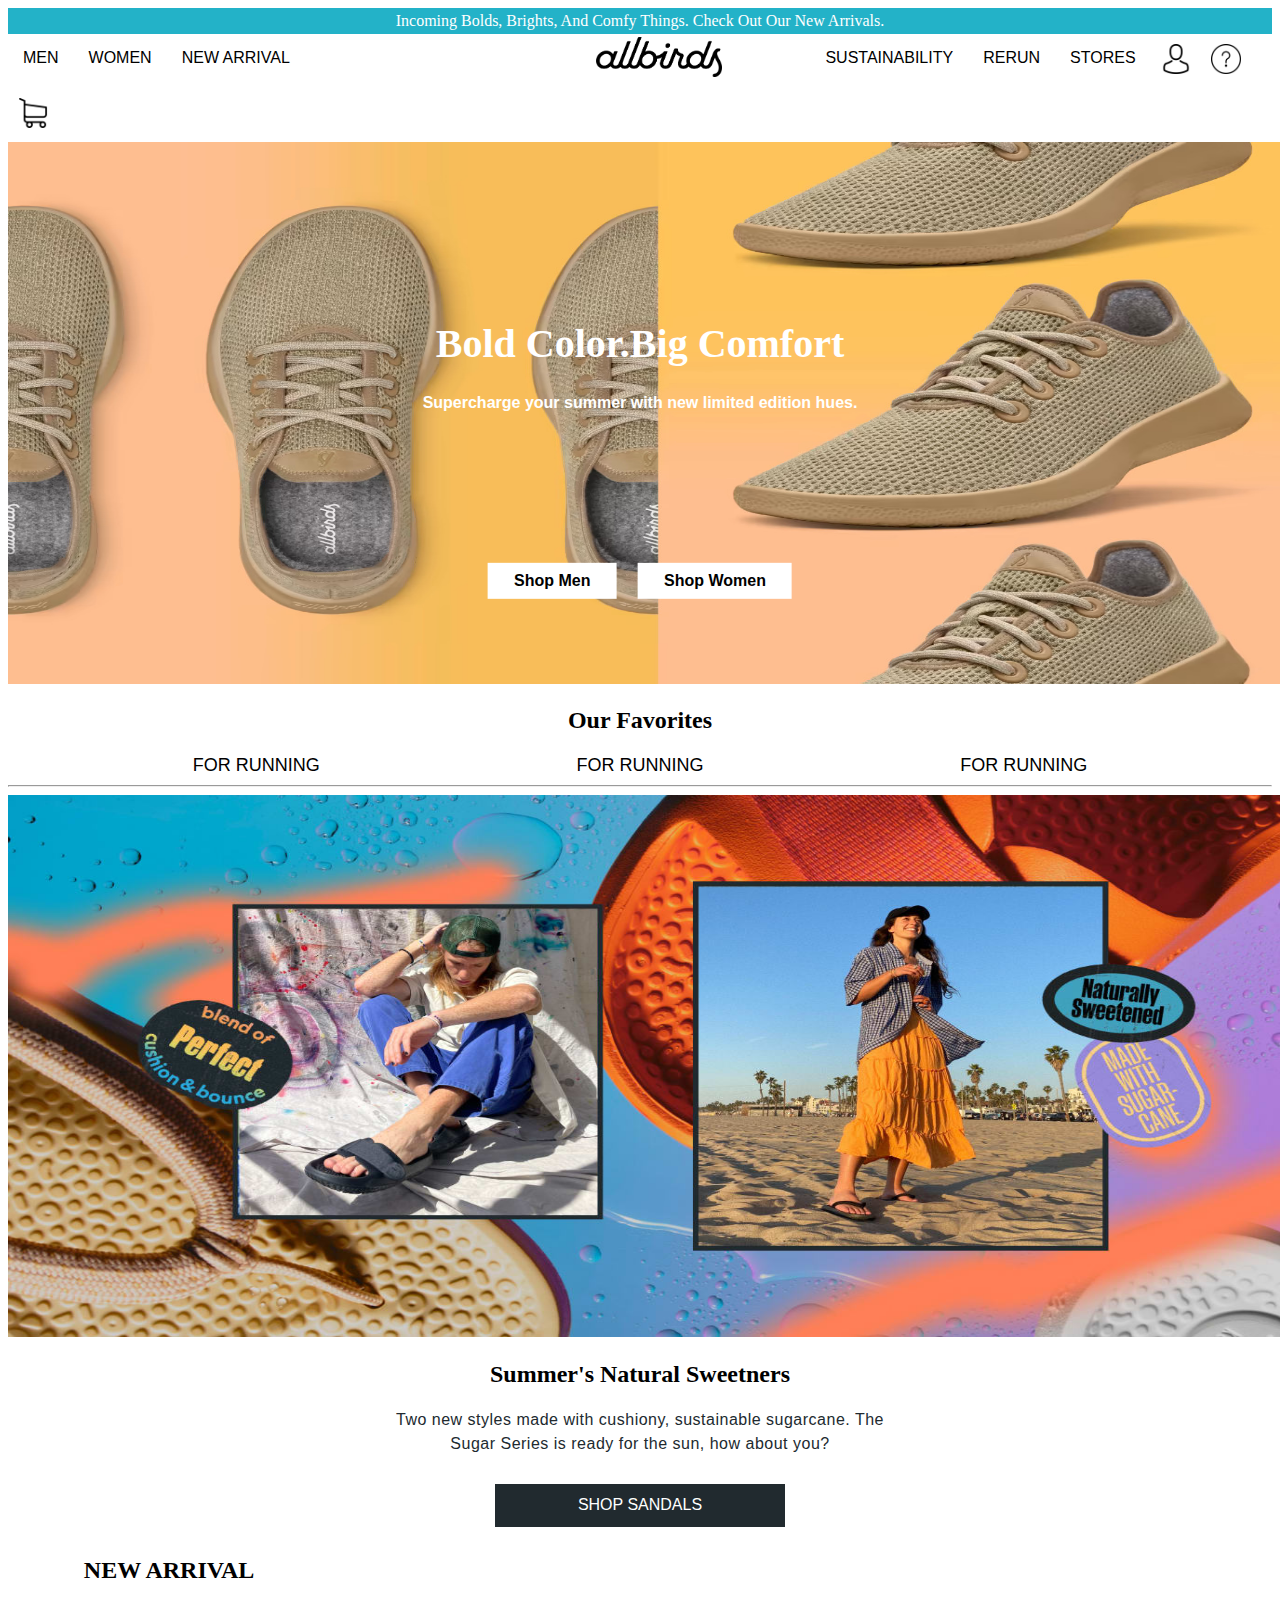
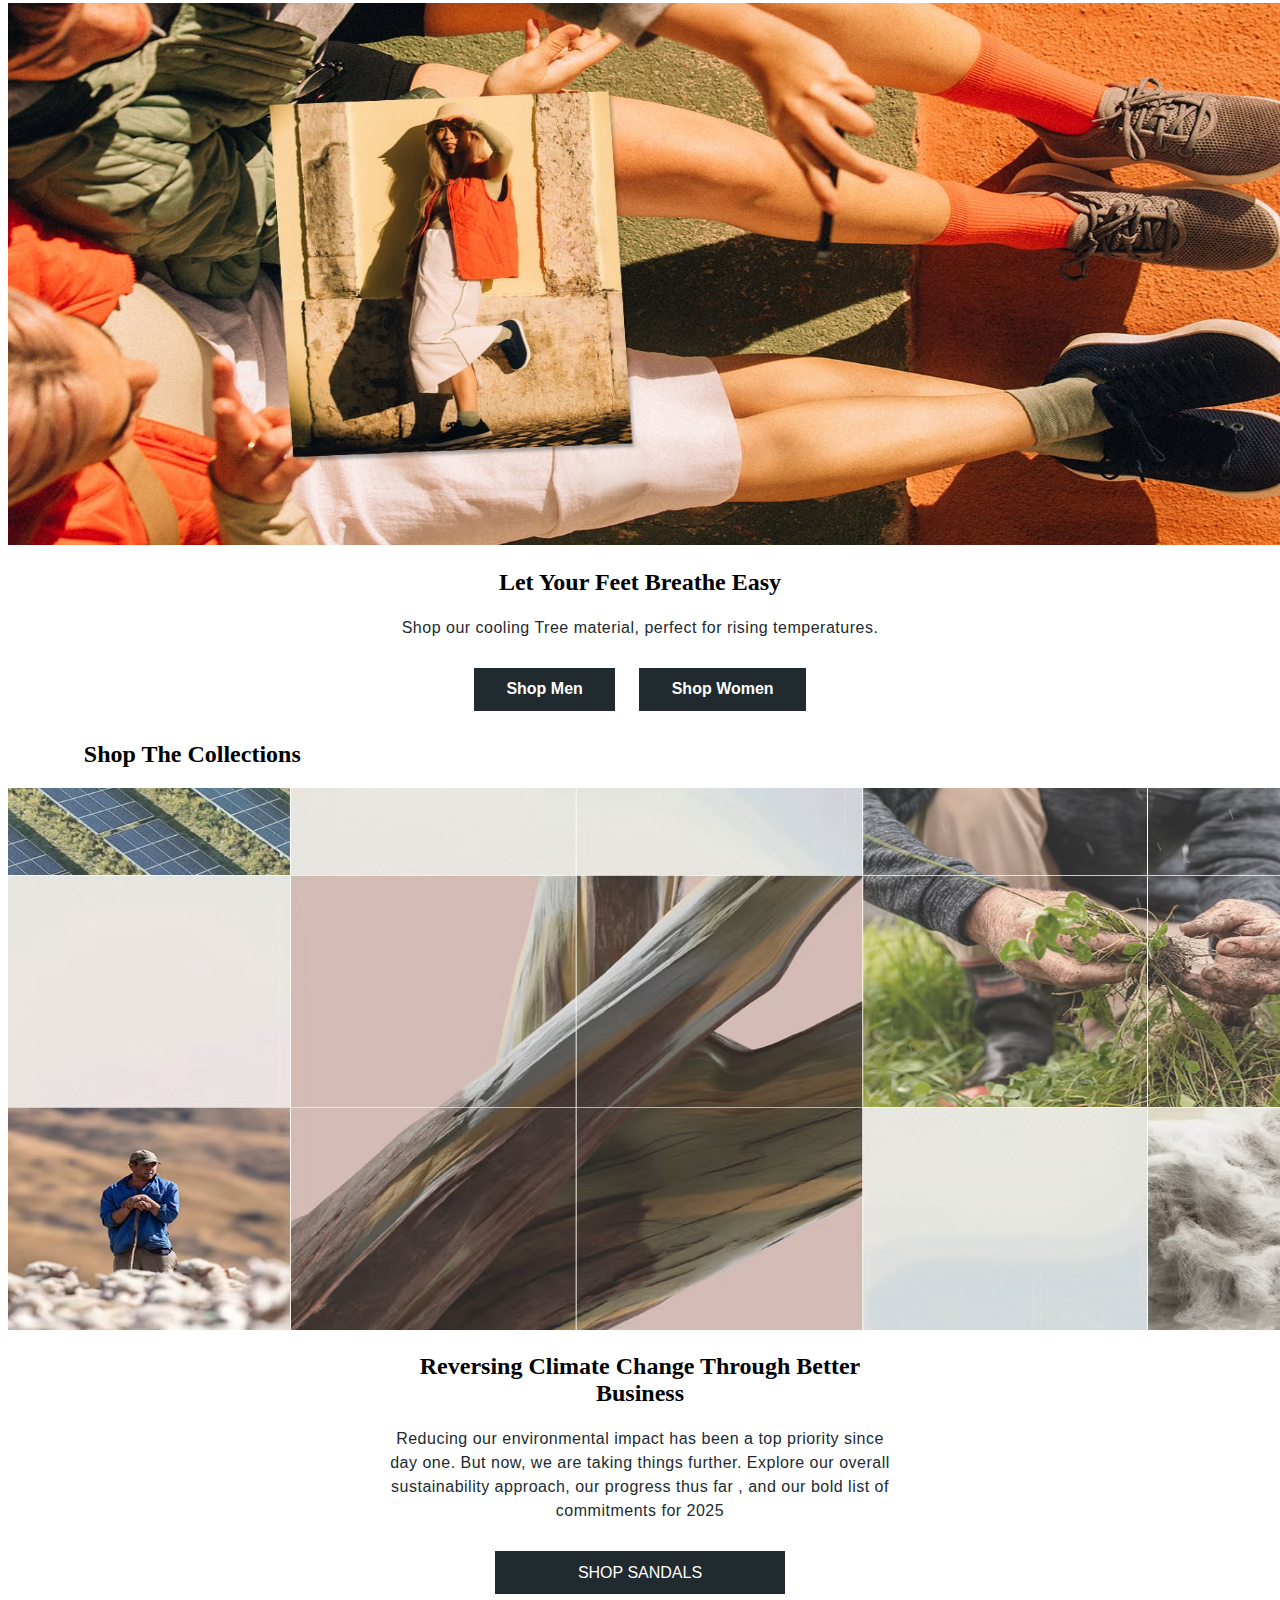
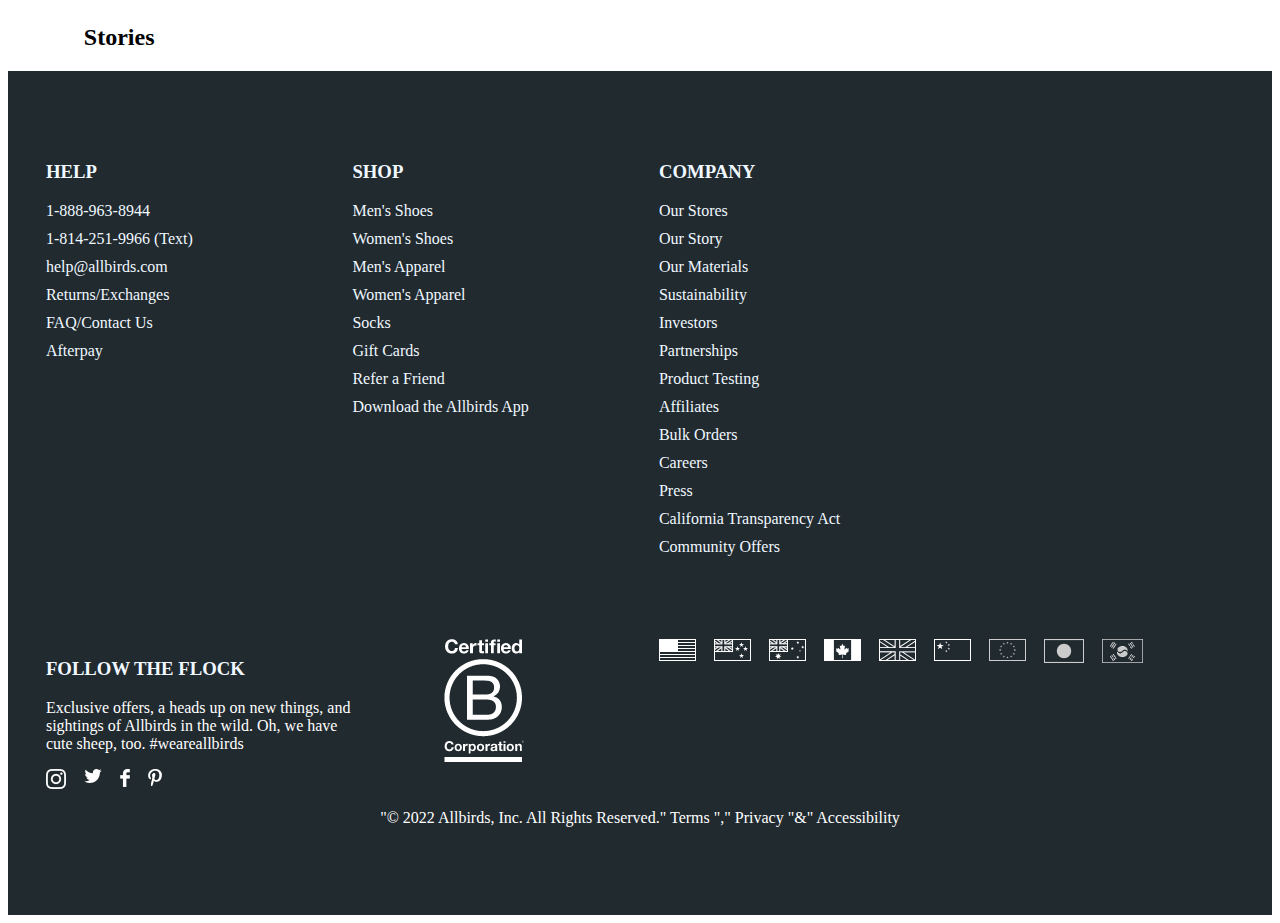
<file: project1/index.html>
<!DOCTYPE html>
<html lang="en">

<head>
    <meta charset="UTF-8">
    <meta http-equiv="X-UA-Compatible" content="IE=edge">
    <meta name="viewport" content="width=device-width, initial-scale=1.0">
    <title>Sustainable Shoes & Clothes</title>
    <link rel="icon" type="image/x-icon" href="logos/s.png">
    <style>
        .p {
            font-weight: 400;
            color: rgb(33, 42, 47);
            line-height: 1.5;
            font-size: 16px;
            letter-spacing: 0.5px;
            margin: 0px 0px 18px;
            padding: 0px;
            text-align: center;
            font-family: Arial, Helvetica, sans-serif;
        }

        h1 {
            font-size: 40px;
            color: white;
            text-align: center;
        }

        h4 {
            color: white;
            text-align: center;
            font-family: Arial, Helvetica, sans-serif;
        }

        ul {
            list-style-type: none;
            margin: 0%;
            padding: 0%;
            overflow: hidden;
            background-color: rgb(255, 255, 255);
        }

        li {
            float: left;

        }

        li:hover {
            text-decoration: underline;
            text-decoration-color: black;
        }

        li a {
            display: block;
            text-decoration: none;
            font-family: Arial, Helvetica, sans-serif;
            color: black;
            text-align: center;
            padding: 15px;
        }

        .container {
            position: relative;
            text-align: center;
            color: white;

        }

        .he {
            position: relative;
            top: 0%;
            background-color: #23b2c8;
            color: white;
            text-align: center;
            padding: 0.3%;
        }

        .fixed {
            position: fixed;
            width: 100%;
            top: 10;
            left: 0;
        }

        .container1 {
            position: inherit;
            text-align: center;
            color: white;
        }

        .centered {
            position: absolute;
            top: 50%;
            left: 50%;
            transform: translate(-50%, -50%);
        }

        .btn {
            font-family: Arial, Helvetica, sans-serif;
            background-color: white;
            border: none;
            font-size: 16px;
            padding: 2%;
            padding-left: 6%;
            padding-right: 6%;
            margin: 2%;
            margin-top: 30%;
        }

        .btn:hover {
            color: white;
            background-color: black;
            text-decoration: underline;
        }

        .of {
            text-align: center;
            float: inherit;
        }

        .of1 {
            padding-left: 10%;
            padding-right: 10%;
            font-family: Arial, Helvetica, sans-serif;
            background-color: white;
            border: none;
            font-size: large;

        }

        .of1:hover {
            text-decoration: underline;
        }

        .op {
            text-align: center;
            margin-left: 30%;
            margin-right: 30%;
        }

        .op1 {
            font-family: Arial, Helvetica, sans-serif;
            background-color: rgb(33, 42, 47);
            border: 2px solid rgb(33, 42, 47);
            color: white;
            font-size: 16px;
            padding: 2%;
            padding-left: 16%;
            padding-right: 16%;
            margin: 2%;

        }

        .op1:hover {
            color: rgb(0, 0, 0);
            background-color: rgb(255, 255, 255);
            border-radius: 1%;
        }

        .btn1 {
            font-family: Arial, Helvetica, sans-serif;
            background-color: rgb(33, 42, 47);
            border: 2px solid rgb(33, 42, 47);
            font-size: 16px;
            padding: 2%;
            padding-left: 6%;
            padding-right: 6%;
            margin: 2%;

            color: white;
        }

        .btn1:hover {
            color: rgb(34, 26, 26);
            background-color: rgb(255, 255, 255);
            border-radius: 1%;
        }

        .Footer {
            background-color: #212a2f;
            padding: 72px 0;
            position: relative;
            z-index: 51;
            width: 100%;
        }

        .fl1 {
            background-color: #212a2f;
            margin-bottom: 10px;
            float: none;
            list-style-type: none;
            position: relative;
            text-align: left;
            color: aliceblue;
        }

        h3 {
            color: aliceblue;
        }

        .Grid {
            display: flex;
            flex-flow: row wrap;
            padding-left: 3%;
        }

        .g1 {
            width: 25%;
        }

        .gridcell {
            display: flex;
            flex-flow: row wrap;
            padding-left: 3%;
            padding-top: 5%;
        }

        .gc1 {
            width: 25%;
            color: white;
        }

        .gc2 {
            width: 50%;
            color: white;
        }

        .ul2 {
            background-color: #212a2f;
        }

        .li2 {
            margin-right: 18px;
        }

        .f2 {
            text-align: center;
            color: white;
        }
    </style>
</head>

<body>
    <div class="he">Incoming Bolds, Brights, And Comfy Things. Check Out Our New Arrivals.</div>

    <div class="container">
        <ul>
            <li><a href="#Men">MEN</a></li>
            <li><a href="#Women">WOMEN</a></li>
            <li><a href="#New_Arrival">NEW ARRIVAL</a></li>
            <li style="width: 30%; padding-left:10%;">
                <img src="logos/allbirds.png" style="height:40px;padding-left: 20%;padding-top: 1%;" alt="allbirds">
            </li>
            <li><a href="#Sustainability">SUSTAINABILITY</a></li>
            <li><a href="#Rerun">RERUN</a></li>
            <li><a href="#Stores">STORES</a></li>
            <li><img src="logos/avatar.png" style="height:30px;padding:10px;" alt="A"></li>
            <li><img src="logos/help.png" style="height:30px;padding:10px;" alt="?"></li>
            <li><img src="logos/shopping-cart.png" style="height:30px;padding:10px;" alt="+"></li>
        </ul>
    </div>
    <div class="container1">
        <img src="images/1.jpg" width="1340" height="542" alt="cant load">
        <div class="centered">
            <h1>Bold Color.Big Comfort</h1>
            <h4>Supercharge your summer with new limited edition hues.</h4>
            <button class="btn"><b>Shop Men</b></button>
            <button class="btn"><b>Shop Women</b></button>
        </div>
    </div>
    <div class="of">
        <h2>Our Favorites</h2>
        <button class="of1">FOR RUNNING</button>
        <button class="of1">FOR RUNNING</button>
        <button class="of1">FOR RUNNING</button>
        <hr>
    </div>
    <div>
        <img src="images/3.jpg" width="1340" height="542" alt="cant load">
    </div>
    <div class="op">
        <h2>Summer's Natural Sweetners</h2>
        <p class="p">Two new styles made with cushiony, sustainable sugarcane. The Sugar Series
            is ready for the sun, how about you?</p>
        <button class="op1">SHOP SANDALS</button>
    </div>
    <div>
        <h2 style="padding-left: 6%;">NEW ARRIVAL</h2>
    </div>
    <div>
        <img src="images/4.jpg" width="1340" height="542" alt="cant load">
    </div>
    <div class="op">
        <h2>Let Your Feet Breathe Easy</h2>
        <p class="p">Shop our cooling Tree material, perfect for rising temperatures.</p>
        <button class="btn1"><b>Shop Men</b></button>
        <button class="btn1"><b>Shop Women</b></button>
    </div>
    <div>
        <h2 style="padding-left: 6%;">Shop The Collections</h2>
    </div>
    <div>
        <img src="images/5.jpg" width="1340" height="542" alt="cant load">
    </div>
    <div class="op">
        <h2>Reversing Climate Change Through Better Business</h2>
        <p class="p">Reducing our environmental impact has been a top priority since day one. But now,
            we are taking things further. Explore our overall sustainability approach, our progress thus far
            , and our bold list of commitments for 2025</p>
        <button class="op1">SHOP SANDALS</button>
    </div>
    <div>
        <h2 style="padding-left: 6%;">Stories</h2>
    </div>
    <div class="Footer">
        <div class="Grid">
            <div class="g1">
                <h3>HELP</h3>
                <ul class="fl1">
                    <li class="fl1">1-888-963-8944</li>
                    <li class="fl1">1-814-251-9966 (Text)</li>
                    <li class="fl1">help@allbirds.com</li>
                    <li class="fl1">Returns/Exchanges</li>
                    <li class="fl1">FAQ/Contact Us</li>
                    <li class="fl1">Afterpay</li>
                </ul>
            </div>
            <div class="g1">
                <h3>SHOP</h3>
                <ul class="fl1">
                    <li class="fl1">Men's Shoes</li>
                    <li class="fl1">Women's Shoes</li>
                    <li class="fl1">Men's Apparel</li>
                    <li class="fl1">Women's Apparel</li>
                    <li class="fl1">Socks</li>
                    <li class="fl1">Gift Cards</li>
                    <li class="fl1">Refer a Friend</li>
                    <li class="fl1">Download the Allbirds App</li>
                </ul>
            </div>
            <div class="g1">
                <h3>COMPANY</h3>
                <ul class="fl1">
                    <li class="fl1">Our Stores</li>
                    <li class="fl1">Our Story</li>
                    <li class="fl1">Our Materials</li>
                    <li class="fl1">Sustainability</li>
                    <li class="fl1">Investors</li>
                    <li class="fl1">Partnerships</li>
                    <li class="fl1">Product Testing</li>
                    <li class="fl1">Affiliates</li>
                    <li class="fl1">Bulk Orders</li>
                    <li class="fl1">Careers</li>
                    <li class="fl1">Press</li>
                    <li class="fl1">California Transparency Act</li>
                    <li class="fl1">Community Offers</li>
                </ul>
            </div>
        </div>
        <div class="gridcell">
            <div class="gc1">
                <h3>FOLLOW THE FLOCK</h3>
                <p>Exclusive offers, a heads up on new things, and sightings of Allbirds in the wild. Oh, we have cute
                    sheep, too. #weareallbirds</p>
                <ul class="ul2">
                    <li class="li2"><img src="logos/insta.png" alt="icon"></li>
                    <li class="li2"><img src="logos/twt.png" alt="icon"></li>
                    <li class="li2"><img src="logos/fb.png" alt="icon"></li>
                    <li class="li2"><img src="logos/pint.png" alt="icon"></li>
                </ul>
            </div>
            <div class="gc1">
                <img src="logos/certified.png" alt="ic" style="padding-left: 30%;">
            </div>
            <div class="gc2">
                <ul class="ul2">
                    <li class="li2"><img src="logos/f1.png" alt="icon"></li>
                    <li class="li2"><img src="logos/f2.png" alt="icon"></li>
                    <li class="li2"><img src="logos/f3.png" alt="icon"></li>
                    <li class="li2"><img src="logos/f4.png" alt="icon"></li>
                    <li class="li2"><img src="logos/f5.png" alt="icon"></li>
                    <li class="li2"><img src="logos/f6.png" alt="icon"></li>
                    <li class="li2"><img src="logos/f7.png" alt="icon"></li>
                    <li class="li2"><img src="logos/f8.png" alt="icon" height="24"></li>
                    <li class="li2"><img src="logos/f9.png" alt="icon" height="24"></li>
                </ul>
            </div>
        </div>
        <div class="f2">
            <p>"© 2022 Allbirds, Inc. All Rights Reserved."
                <a>Terms</a>
                ","
                <a>Privacy</a>
                "&"
                <a>Accessibility</a>
            </p>
        </div>
    </div>
</body>

</html>
</file>
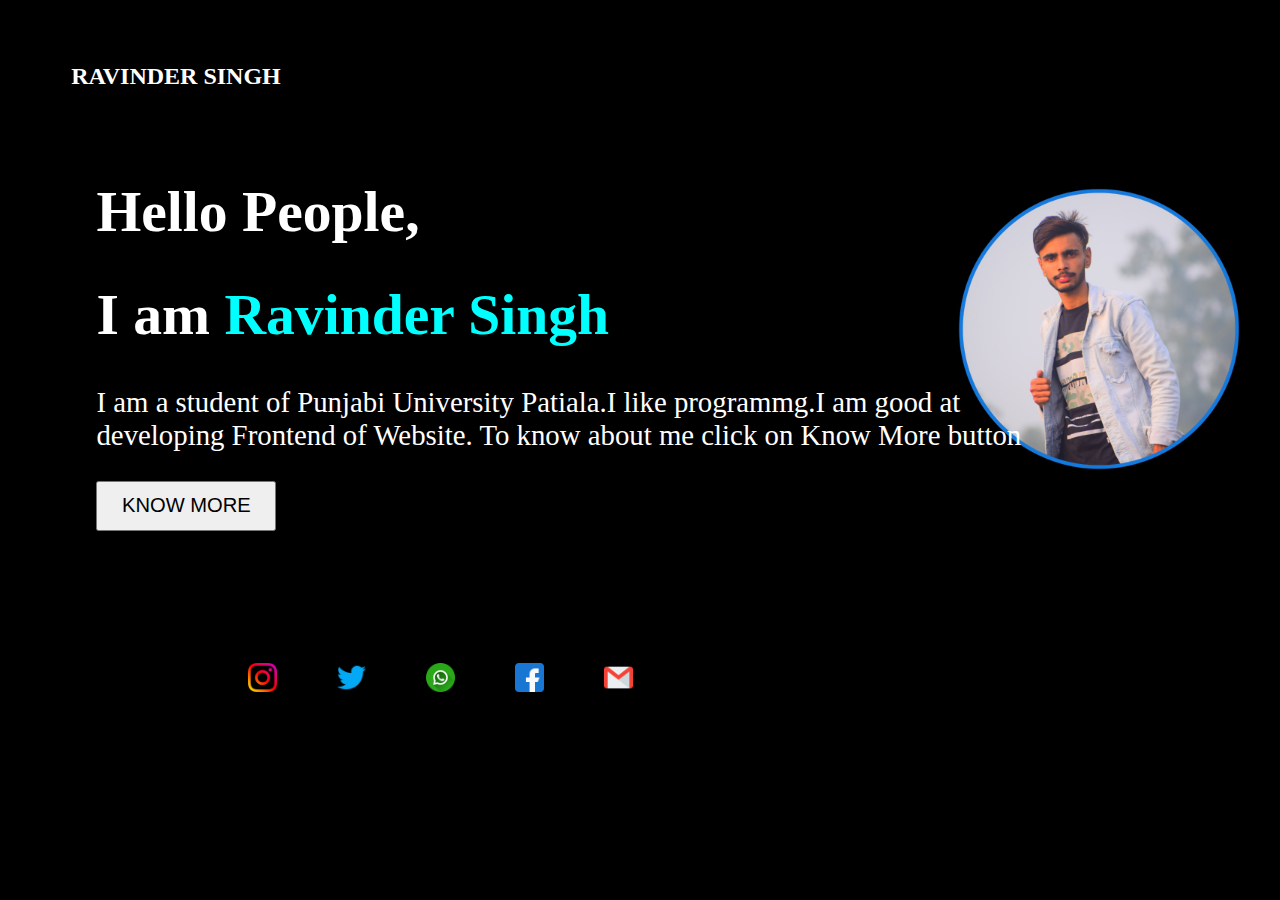
<file: project2/index.html>
<!DOCTYPE html>
<html lang="en">
<head>
    <meta charset="UTF-8">
    <meta http-equiv="X-UA-Compatible" content="IE=edge">
    <meta name="viewport" content="width=device-width, initial-scale=1.0">
    <title>Ravinder Singh</title>
    <link rel="icon" type="image/x-icon" href="r.png">
    <style>
        .body {
            background-color: black;
        }
        .header {
            margin-top: 5%;
            margin-left: 5%;
            background-color: black;
            color: white;
        }
        .fc {
            color: white;
            margin-top: 7%;
            margin-left: 7%;
            font-size: 180%;
            position: relative;
        }
        .button {
            border: 0%;
            padding: 1%;
            padding-left: 2%;
            padding-right: 2%;
            font-size: 70%;
        }
        .p {
            position: relative;
            margin-right: 20%;
        }
        .gridcell {
            display: flex;
            flex-flow: row wrap;
            padding-left: 3%;
        }
        .gc1 {
            width: 70%;
            color: white;
        }
        .li2 {
            margin: 5%;
            float: left;
        }
        .li2:hover {
            margin-top: 3%;
        }
        .ul2 {
            background-color: #000000;
            list-style-type: none;
            padding: 10%;
            padding-left: 20%;
        }
        .button:hover {
            color: aqua;
            background-color: black;
        }
    </style>
</head>
<body class="body">
    <section>
        <header class="header">
            <h2>RAVINDER SINGH</h2>
        </header>
        <div class="fc">
            <img src="img1.jpg" alt="img" height="300" width="300"
                style="position: absolute; right: 0%;margin-right: 2%; margin-bottom: 2%;">
            <h1>Hello People,</h1>
            <h1>I am <span style="color:aqua;">Ravinder Singh</span></h1>

            <p class="p">I am a student of Punjabi University Patiala.I like programmg.I am good at developing
                Frontend of Website.
                To know about me click on Know More button
            </p>
            <a href="page2.html"><button class="button">KNOW MORE</button></a>
        </div>
        <div class="gridcell">
            <div class="gc1">
                <ul class="ul2">
                    <li class="li2"><a href="https://www.instagram.com"><img src="insta.png" alt="icon"
                                height="29"></a></li>
                    <li class="li2"><a href="https://www.twitter.com"><img src="twt.png" alt="icon"
                                height="29"></li>
                    <li class="li2"><a href="https://wa.me"><img src="wa.png" alt="icon"
                                height="29"></a></li>
                    <li class="li2"><a href="https://www.facebook.com"><img
                                src="fb.png" alt="icon" height="29"></a></li>
                    <li class="li2"><a href="https://www.gmail.com"><img src="gmail.png" alt="icon"
                                height="29"></a></li>
                </ul>
            </div>
        </div>
    </section>
</body>
</html>
</file>
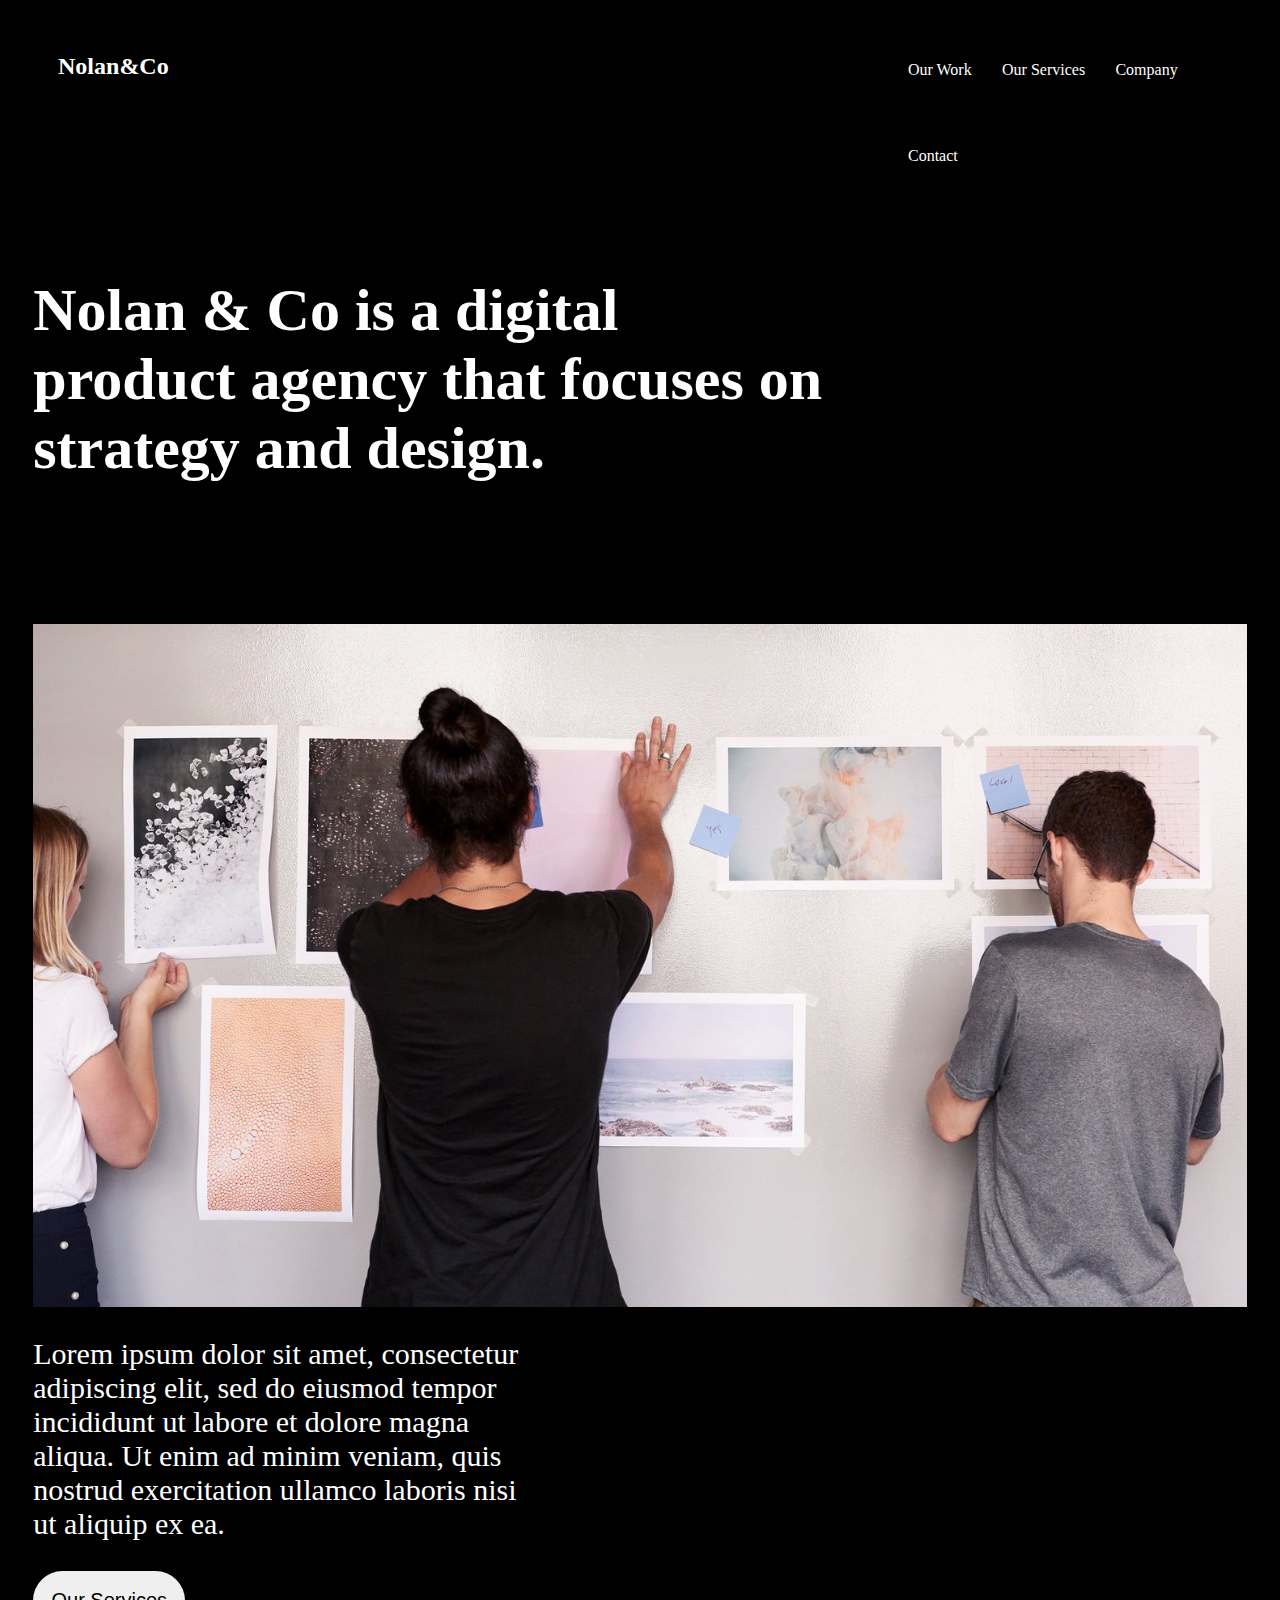
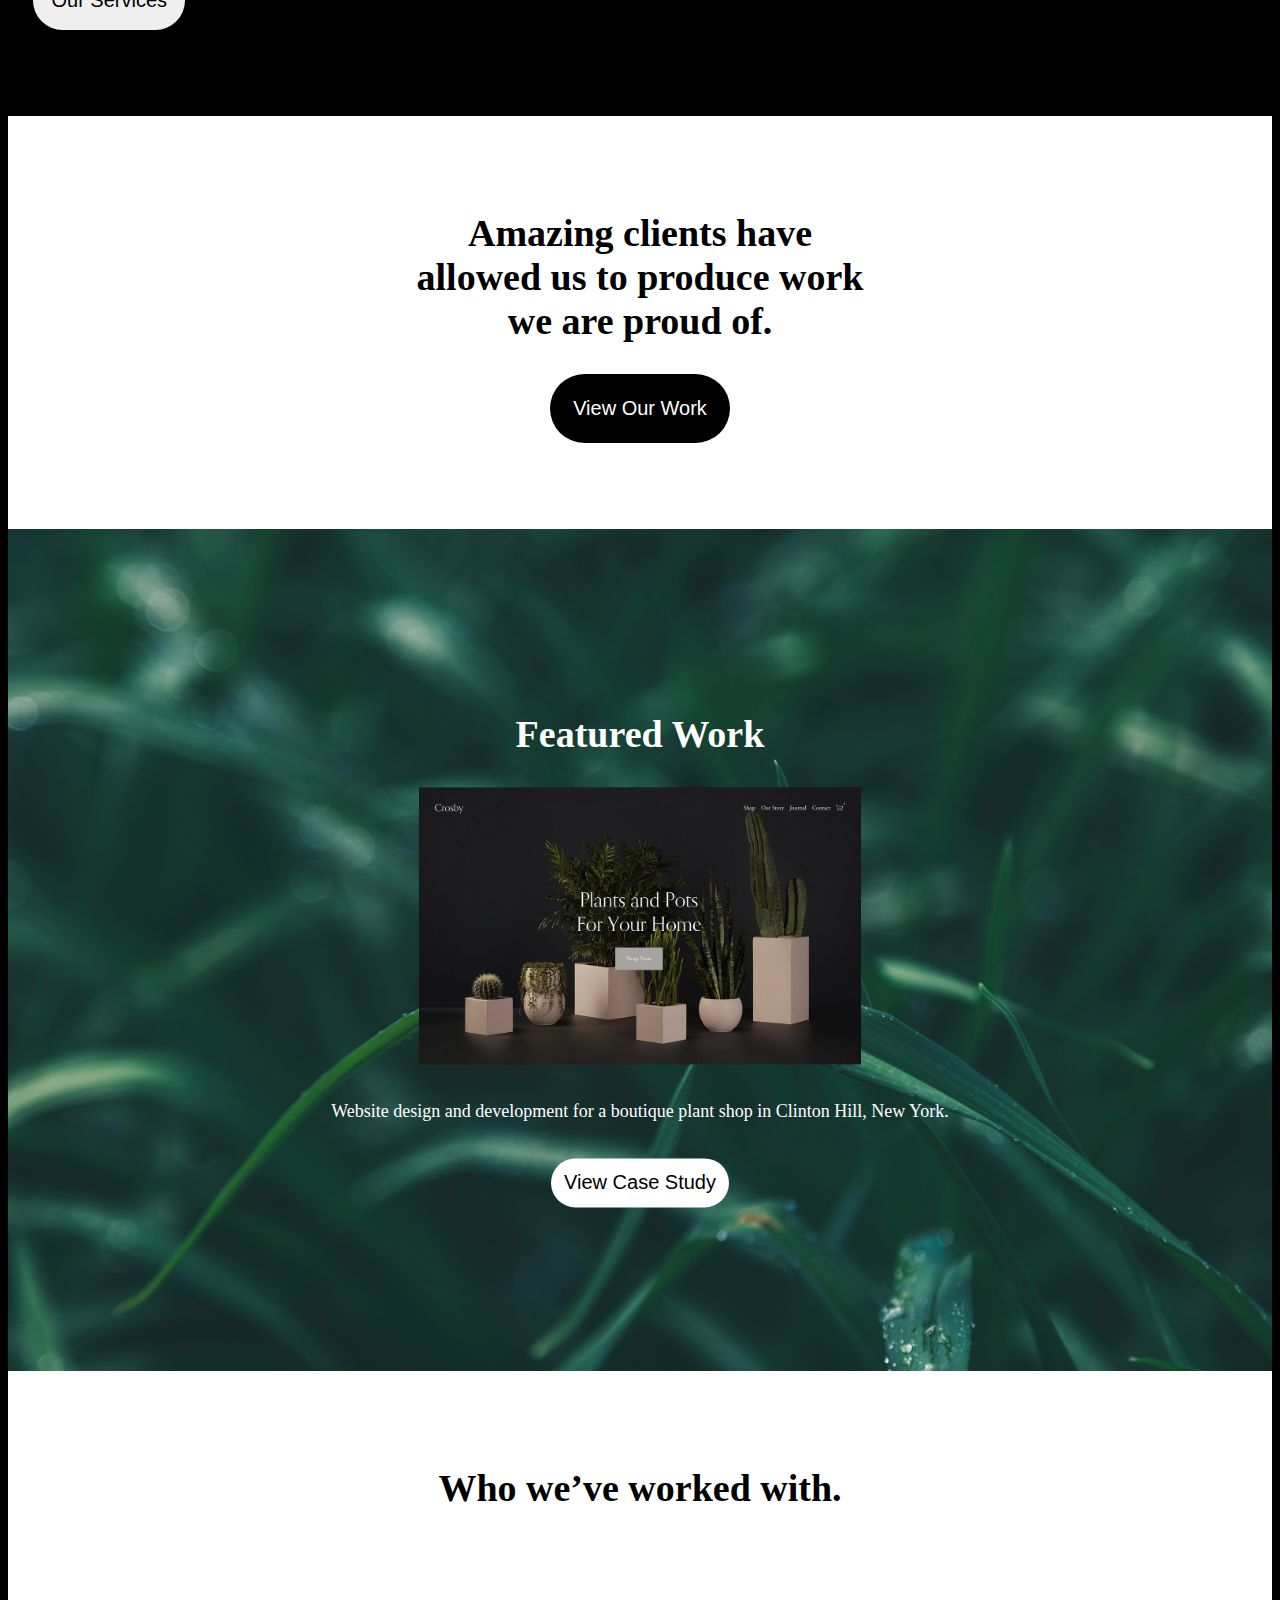
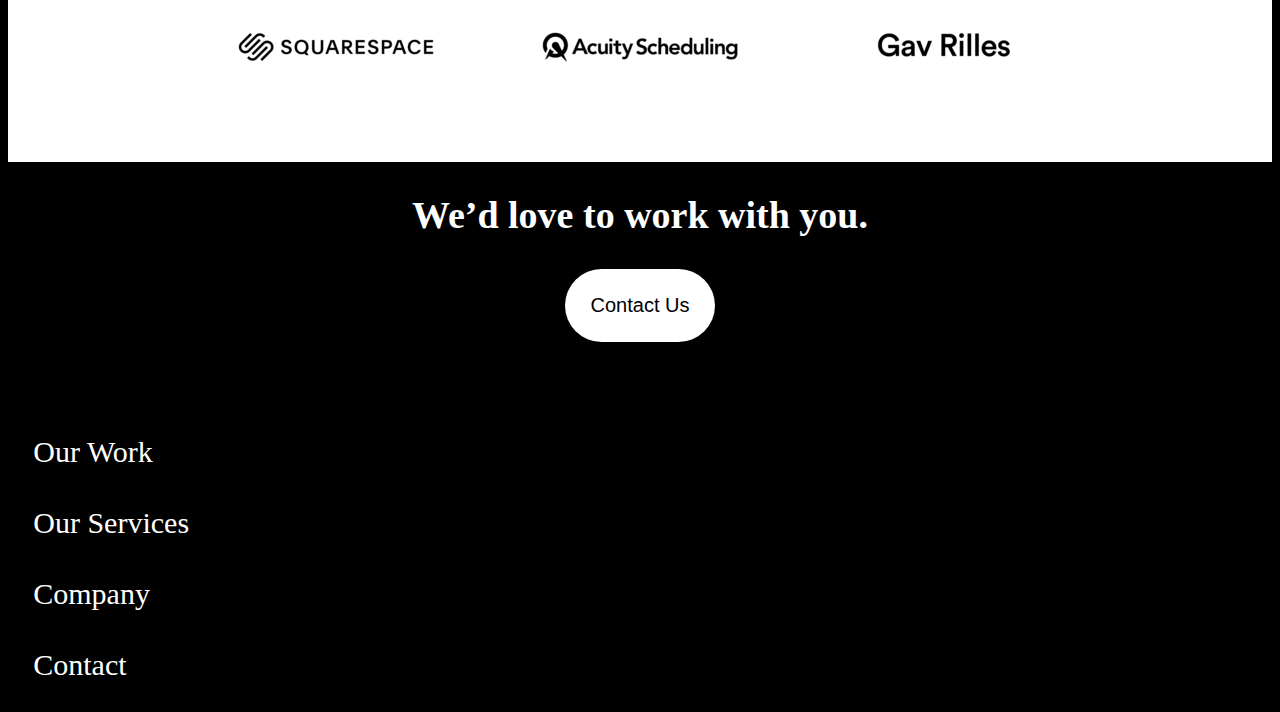
<file: project3/index.html>
<html lang="en">

<head>
    <meta charset="UTF-8">
    <meta http-equiv="X-UA-Compatible" content="IE=edge">
    <meta name="viewport" content="width=device-width, initial-scale=1.0">
    <title>Nolan&Co</title>
    <link rel="stylesheet" href="style1.css">
</head>

<body style="background-color: black;">
    <div>
        <div class="nav">
            <ul class="ul">
                <li class="li"><a href="index.html">
                        <h2 class="h2">Nolan&Co</h2>
                    </a>
                </li>
            </ul>
            <ul class="ul1">
                <li class="li1"><a href="our_work.html"> Our Work</a></li>
                <li class="li1"><a href="our_services.html"> Our Services</a></li>
                <li class="li1"><a href="company.html"> Company</a></li>
                <li class="li1"><a href="contact.html"> Contact</a></li>
            </ul>
        </div>
        <div class="container1">
            <h1 id="#h1">Nolan & Co is a digital product agency that focuses on strategy and design.<h1>
        </div>
        <div class="img">
            <img src="img1.jpg" alt="img" width="100%">
            <p class="p">Lorem ipsum dolor sit amet, consectetur adipiscing elit, sed do eiusmod tempor incididunt ut
                labore
                et dolore
                magna aliqua. Ut enim ad minim veniam, quis nostrud exercitation ullamco laboris nisi ut aliquip ex ea.
            </p>
            <button class="btn1"> Our Services</button></a>
        </div>
        <div class="container2">
            <h2 class="h2a">Amazing clients have allowed us to produce work we are proud of.</h2>
            <a href="our_work.html">
                <button class="btn2"> View Our Work</button></a>
        </div>
        <div class="img2">
            <img src="img2.jpg" alt="img" width="100%">
            <div class="centered">
                <h2 class="h2a">Featured Work</h2>
                <img src="img3.jpg" alt="img" width="70%">
                <p>Website design and development for a boutique plant shop in Clinton Hill, New York.</p>
                <a href="our_work.html">
                    <button class="btn3">View Case Study</button></a>
            </div>
        </div>
        <div class="container2">
            <h2 class="h2a">Who we’ve worked with.</h2>
            <img src="png1.png" alt="img">
            <img src="png2.png" alt="img">
            <img src="png3.png" alt="img">
        </div>
        <div class="container3">
            <h2 class="h2a">We’d love to work with you.</h2>
            <a href="contact.html">
                <button class="btn3">Contact Us</button></a>
        </div>
        <div class="footer">
            <ul class="ul">
                <li><a href="our_work.html">Our Work</a></li>
                <li><a href="our_services.html">Our Services</a></li>
                <li><a href="company.html">Company</a></li>
                <li><a href="contact.html">Contact</a></li>
            </ul>
        </div>
    </div>
</body>

</html>
</file>
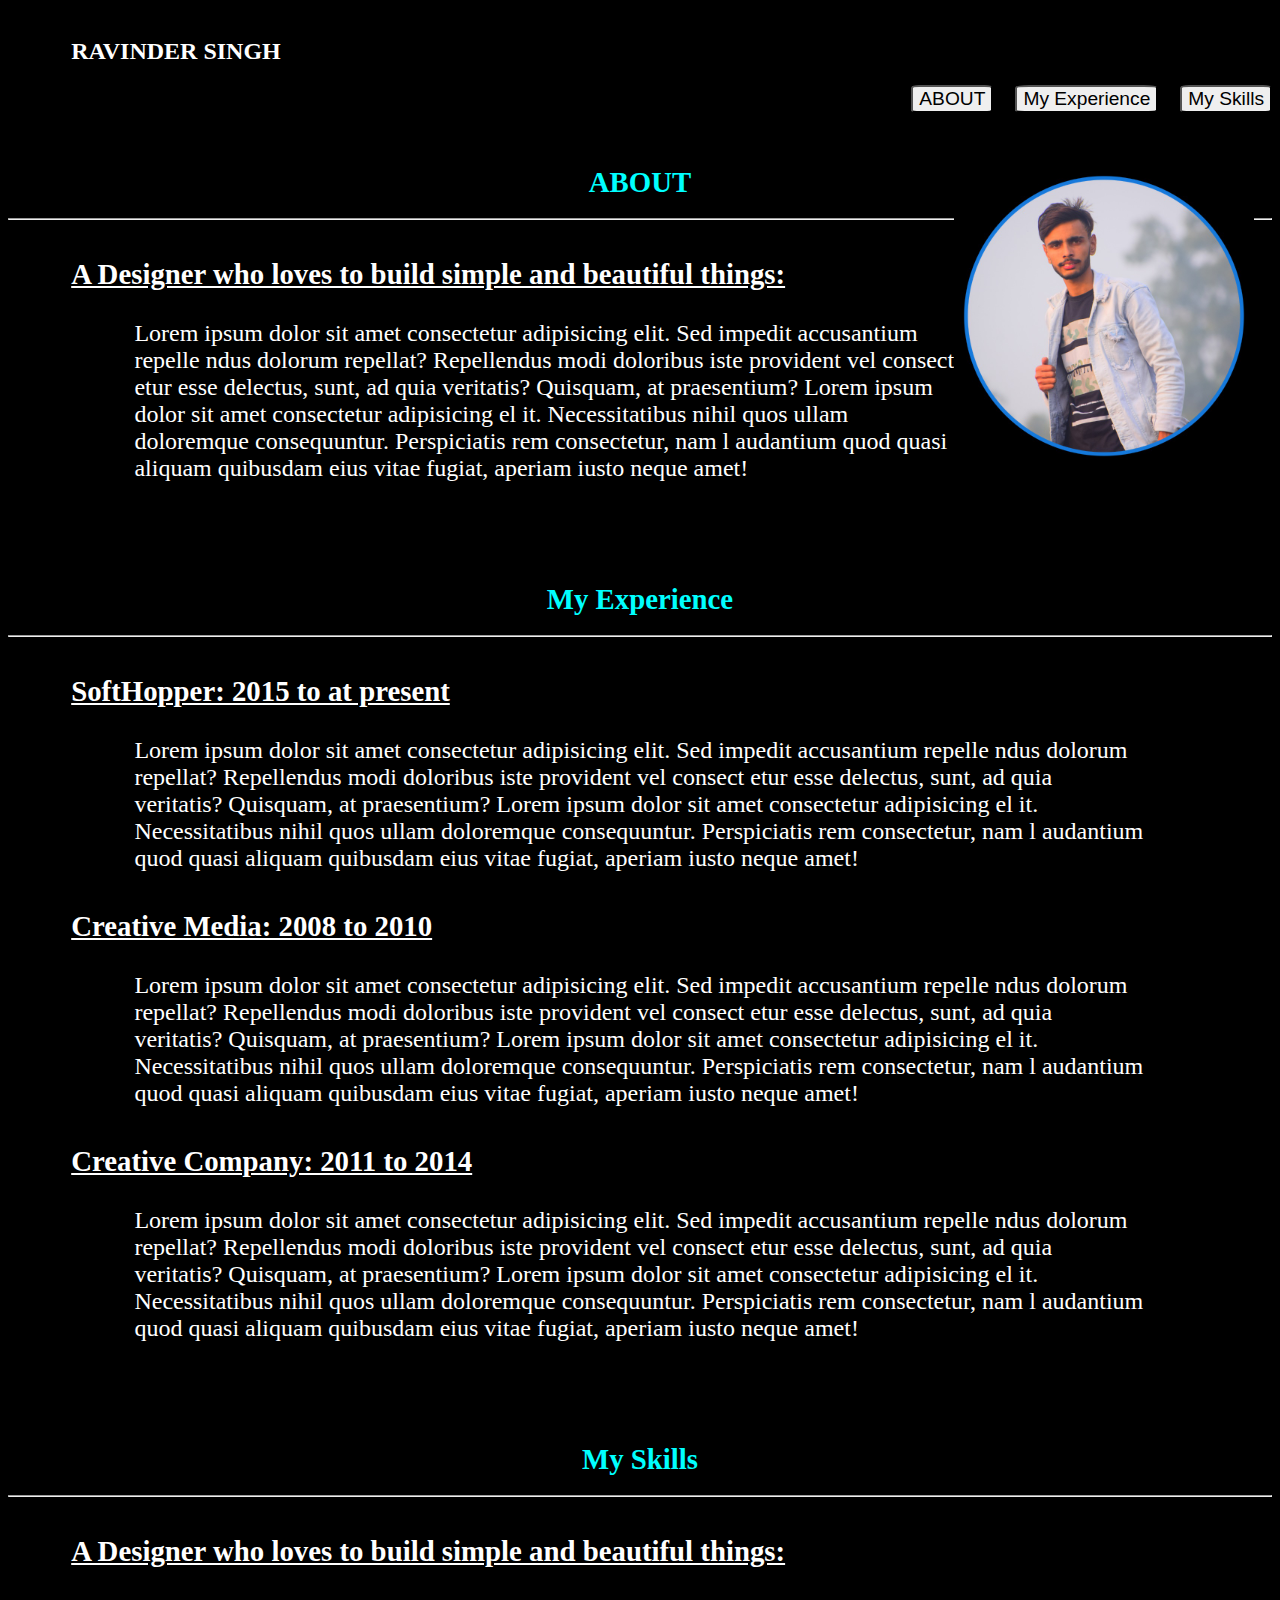
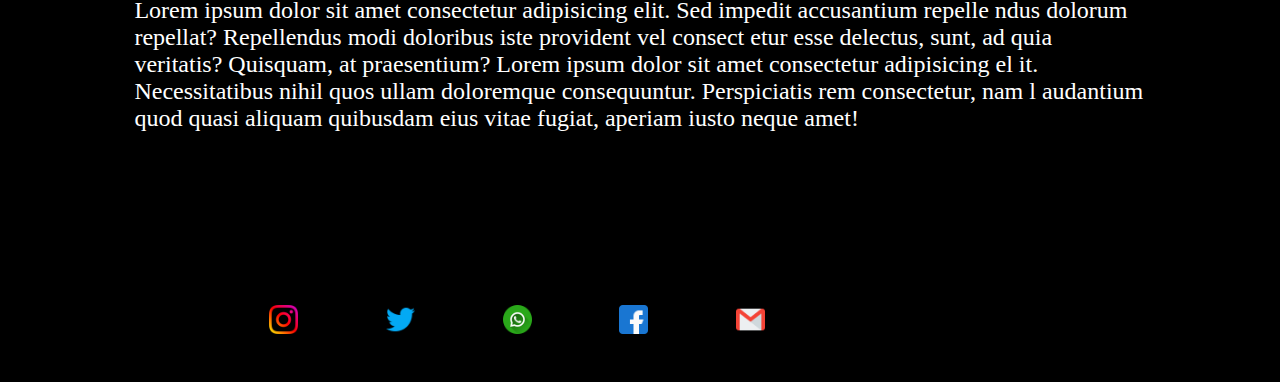
<file: project2/page2.html>
<html lang="en">

<head>
    <meta charset="UTF-8">
    <meta http-equiv="X-UA-Compatible" content="IE=edge">
    <meta name="viewport" content="width=device-width, initial-scale=1.0">
    <title>Ravinder Singh</title>
    <link rel="icon" type="image/x-icon" href="r.png">
    <style>
        .body {
            background-color: black;
        }
        .header {
            margin-top: 3%;
            margin-left: 5%;
            background-color: black;
            color: white;

        }
        .h1 {
            text-align: center;
            color: aqua;
            font-size: 180%;
            margin-TOP: 8%;

        }
        .p{
            position: relative;
            font-size: 150%;
            margin-right: 10%;
            margin-left: 10%;
            color: white;
            position: inherit;
        }
        .p1{
            position: relative;
            font-size: 150%;
            margin-right: 25%;
            margin-left: 10%;
            color: white;
            position: inherit;
        }
        .gridcell {
            display: flex;
            flex-flow: row wrap;
            padding-left: 3%;
        }
        .gc1 {
            width: 70%;
            color: white;
            position: absolute;
        }
        .li1 {
            margin-left: 0%;
            float: right;
        }
        .ul1 {
            background-color: #000000;
            list-style-type: none;
            float: left;
        }
        .li2 {
            margin: 5%;
            float: left;
            padding: 2%;
        }
        .li2:hover {
            margin-top: 3%;
        }
        .ul2 {
            background-color: #000000;
            list-style-type: none;
            padding: 10%;
            padding-left: 20%;
        }
        .h3 {
            margin-left: 5%;
            color: white;
            margin-top: 3%;
            font-size: 180%;
            text-decoration: underline;
        }
        .button {
            border: 20%;
            border-radius: 10%;
            font-size: 120%;

        }
        .button:hover {
            color: aqua;
            background-color: black;
        }
    </style>
</head>
<body class="body">
    <section>
        <header class="header">
            <h2>RAVINDER SINGH</h2>
        </header>
        <li class="li1"><a href="#3"><button class="button">My Skills</button></a></li>
        <li class="li1"><a href="#2"><button class="button">My Experience</button></li>
        <li class="li1"><a href="#1"><button class="button">ABOUT</button></a></li>
        <div>
            <img src="img1.jpg" alt="img" height="300" width="300"
                style="position: absolute; right: 0%;margin-right: 2%; margin-bottom: 2%;">
            <h1 class="h1" id="1">ABOUT</h1>
            <hr>
            <h3 class="h3">A Designer who loves to build simple and beautiful things:</h3>
            <p class="p1">Lorem ipsum dolor sit amet consectetur adipisicing elit. Sed impedit accusantium repelle
                ndus dolorum repellat? Repellendus modi doloribus iste provident vel consect
                etur esse delectus, sunt, ad quia veritatis? Quisquam, at praesentium? Lorem ipsum dolor sit amet
                consectetur adipisicing el
                it. Necessitatibus nihil quos ullam doloremque consequuntur. Perspiciatis rem consectetur, nam l
                audantium quod quasi aliquam quibusdam eius vitae fugiat, aperiam iusto neque amet!</p>
            <h1 class="h1" id="2">My Experience</h1>
            <hr>
            <h3 class="h3">SoftHopper: 2015 to at present</h3>
            <p class="p">Lorem ipsum dolor sit amet consectetur adipisicing elit. Sed impedit accusantium repelle
                ndus dolorum repellat? Repellendus modi doloribus iste provident vel consect
                etur esse delectus, sunt, ad quia veritatis? Quisquam, at praesentium? Lorem ipsum dolor sit amet
                consectetur adipisicing el
                it. Necessitatibus nihil quos ullam doloremque consequuntur. Perspiciatis rem consectetur, nam l
                audantium quod quasi aliquam quibusdam eius vitae fugiat, aperiam iusto neque amet!</p>


            <h3 class="h3">Creative Media: 2008 to 2010</h3>
            <p class="p">Lorem ipsum dolor sit amet consectetur adipisicing elit. Sed impedit accusantium repelle
                ndus dolorum repellat? Repellendus modi doloribus iste provident vel consect
                etur esse delectus, sunt, ad quia veritatis? Quisquam, at praesentium? Lorem ipsum dolor sit amet
                consectetur adipisicing el
                it. Necessitatibus nihil quos ullam doloremque consequuntur. Perspiciatis rem consectetur, nam l
                audantium quod quasi aliquam quibusdam eius vitae fugiat, aperiam iusto neque amet!</p>


            <h3 class="h3">Creative Company: 2011 to 2014</h3>
            <p class="p">Lorem ipsum dolor sit amet consectetur adipisicing elit. Sed impedit accusantium repelle
                ndus dolorum repellat? Repellendus modi doloribus iste provident vel consect
                etur esse delectus, sunt, ad quia veritatis? Quisquam, at praesentium? Lorem ipsum dolor sit amet
                consectetur adipisicing el
                it. Necessitatibus nihil quos ullam doloremque consequuntur. Perspiciatis rem consectetur, nam l
                audantium quod quasi aliquam quibusdam eius vitae fugiat, aperiam iusto neque amet!</p>

            <h1 class="h1" id="3">My Skills</h1>
            <hr>
            <h3 class="h3">A Designer who loves to build simple and beautiful things:</h3>
            <p class="p">Lorem ipsum dolor sit amet consectetur adipisicing elit. Sed impedit accusantium repelle
                ndus dolorum repellat? Repellendus modi doloribus iste provident vel consect
                etur esse delectus, sunt, ad quia veritatis? Quisquam, at praesentium? Lorem ipsum dolor sit amet
                consectetur adipisicing el
                it. Necessitatibus nihil quos ullam doloremque consequuntur. Perspiciatis rem consectetur, nam l
                audantium quod quasi aliquam quibusdam eius vitae fugiat, aperiam iusto neque amet!</p>
        </div>
        <div class="gridcell">
            <div class="gc1">
                <ul class="ul2">
                    <li class="li2"><a href="https://www.instagram.com"><img src="insta.png" alt="icon"
                                height="29"></a></li>
                    <li class="li2"><a href="https://www.twitter.com"><img src="twt.png" alt="icon"
                                height="29"></li>
                    <li class="li2"><a href="https://wa.me"><img src="wa.png" alt="icon"
                                height="29"></a></li>
                    <li class="li2"><a href="https://www.facebook.com"><img
                                src="fb.png" alt="icon" height="29"></a></li>
                    <li class="li2"><a href="https://www.gmail.com"><img src="gmail.png" alt="icon"
                                height="29"></a></li>
                </ul>
            </div>
        </div>
        </div>
    </section>
</body> 
</html>
</file>
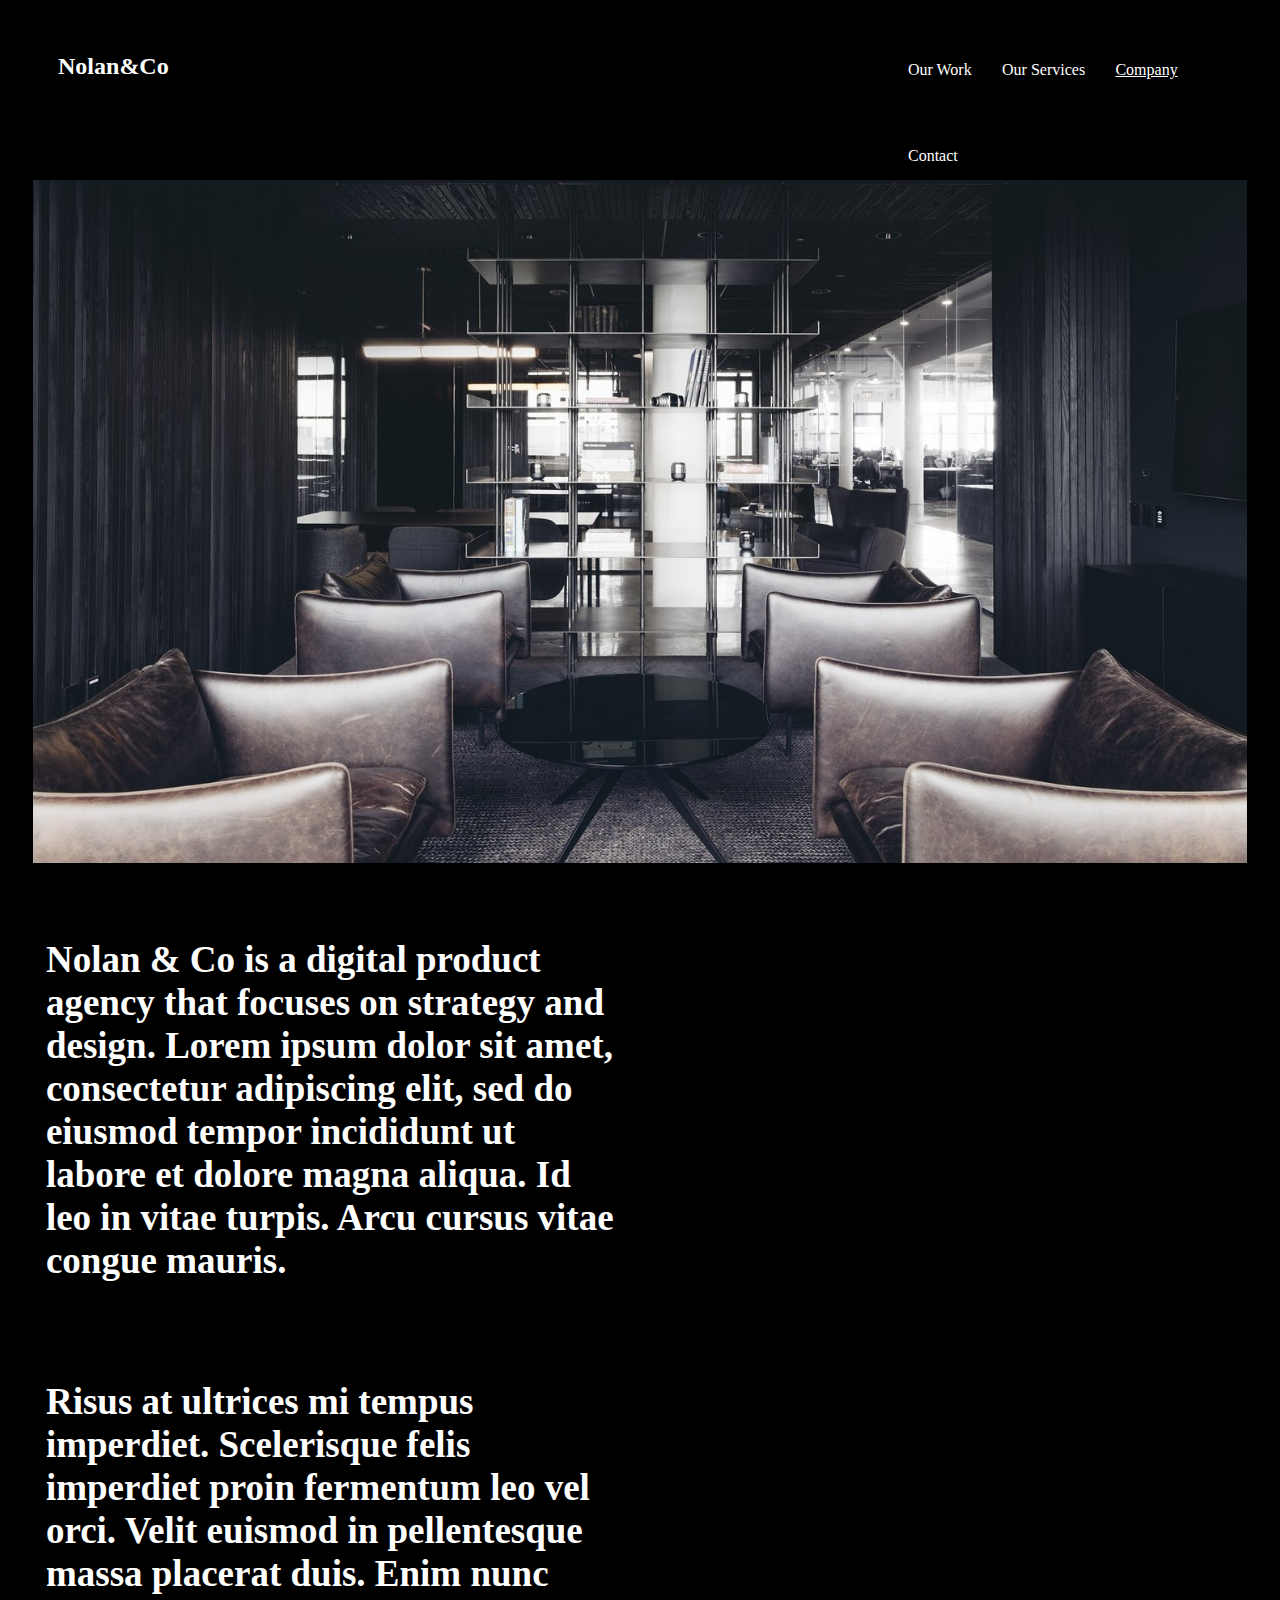
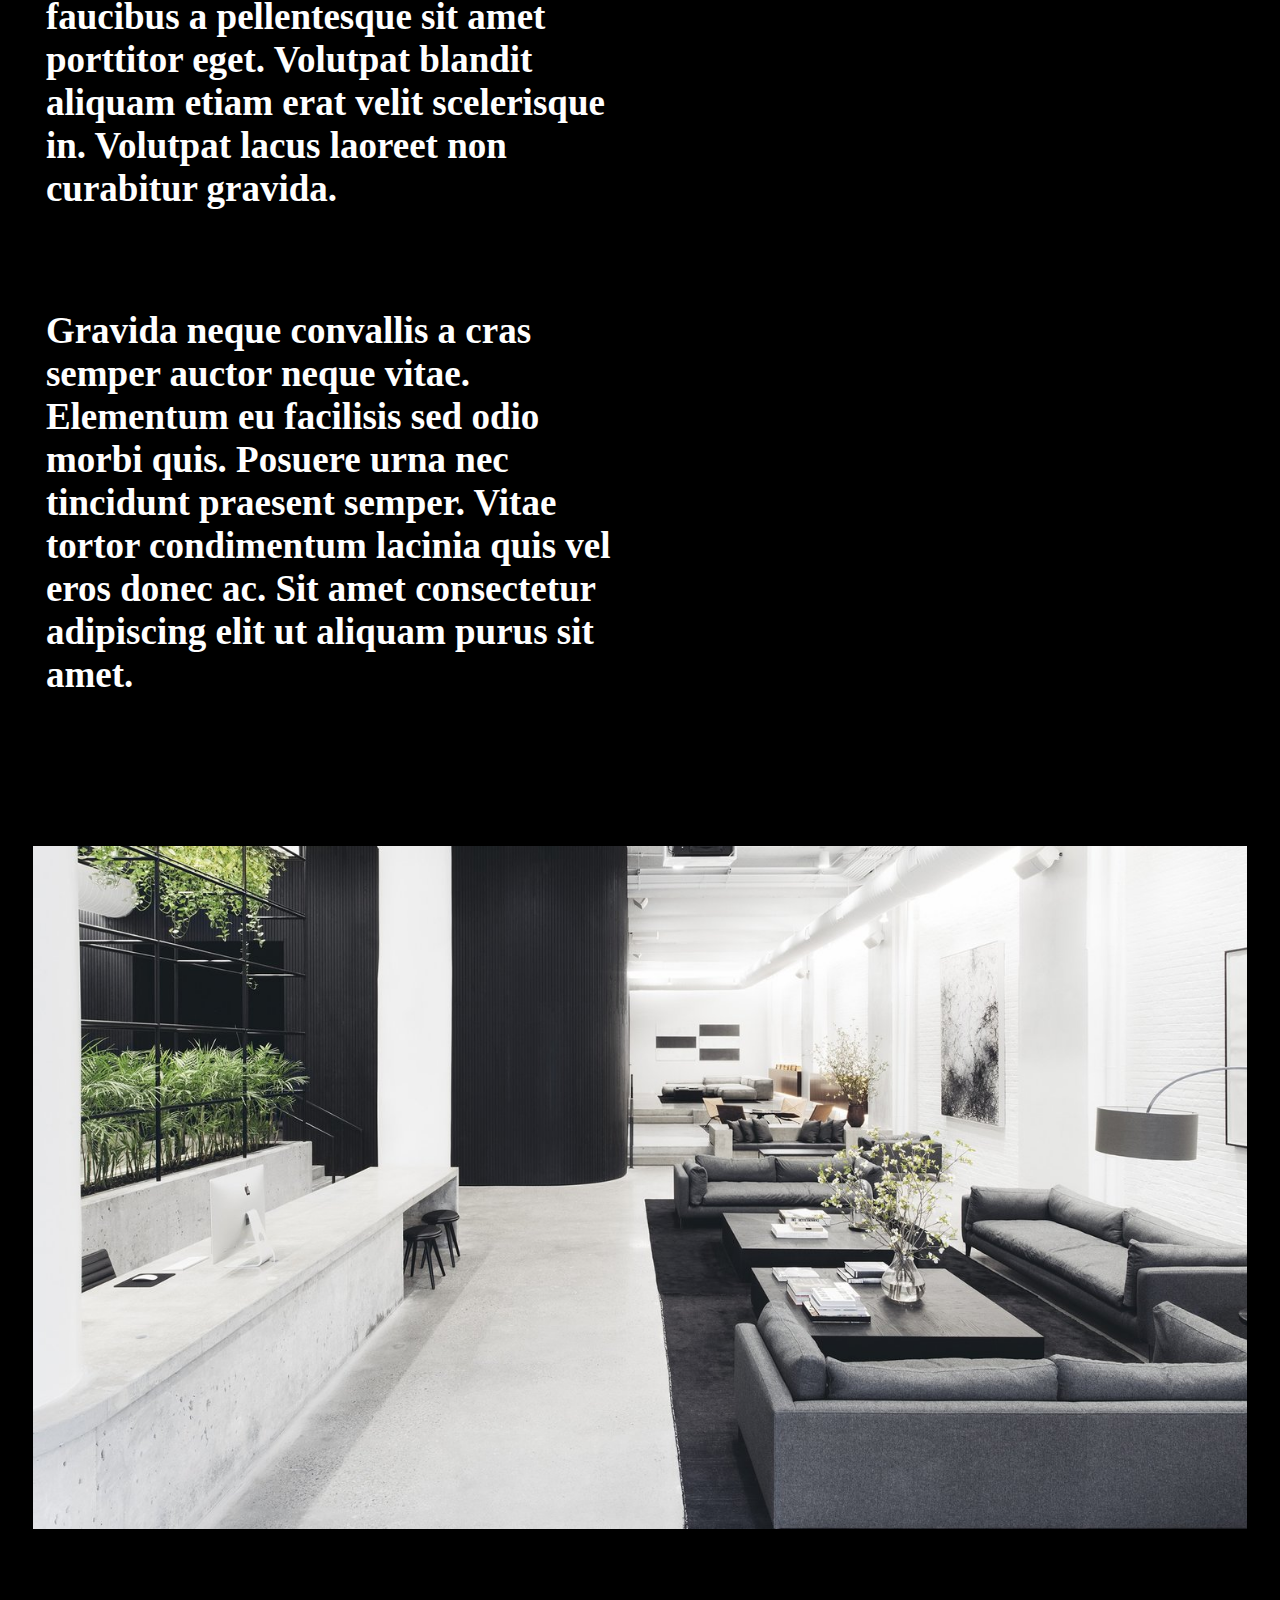
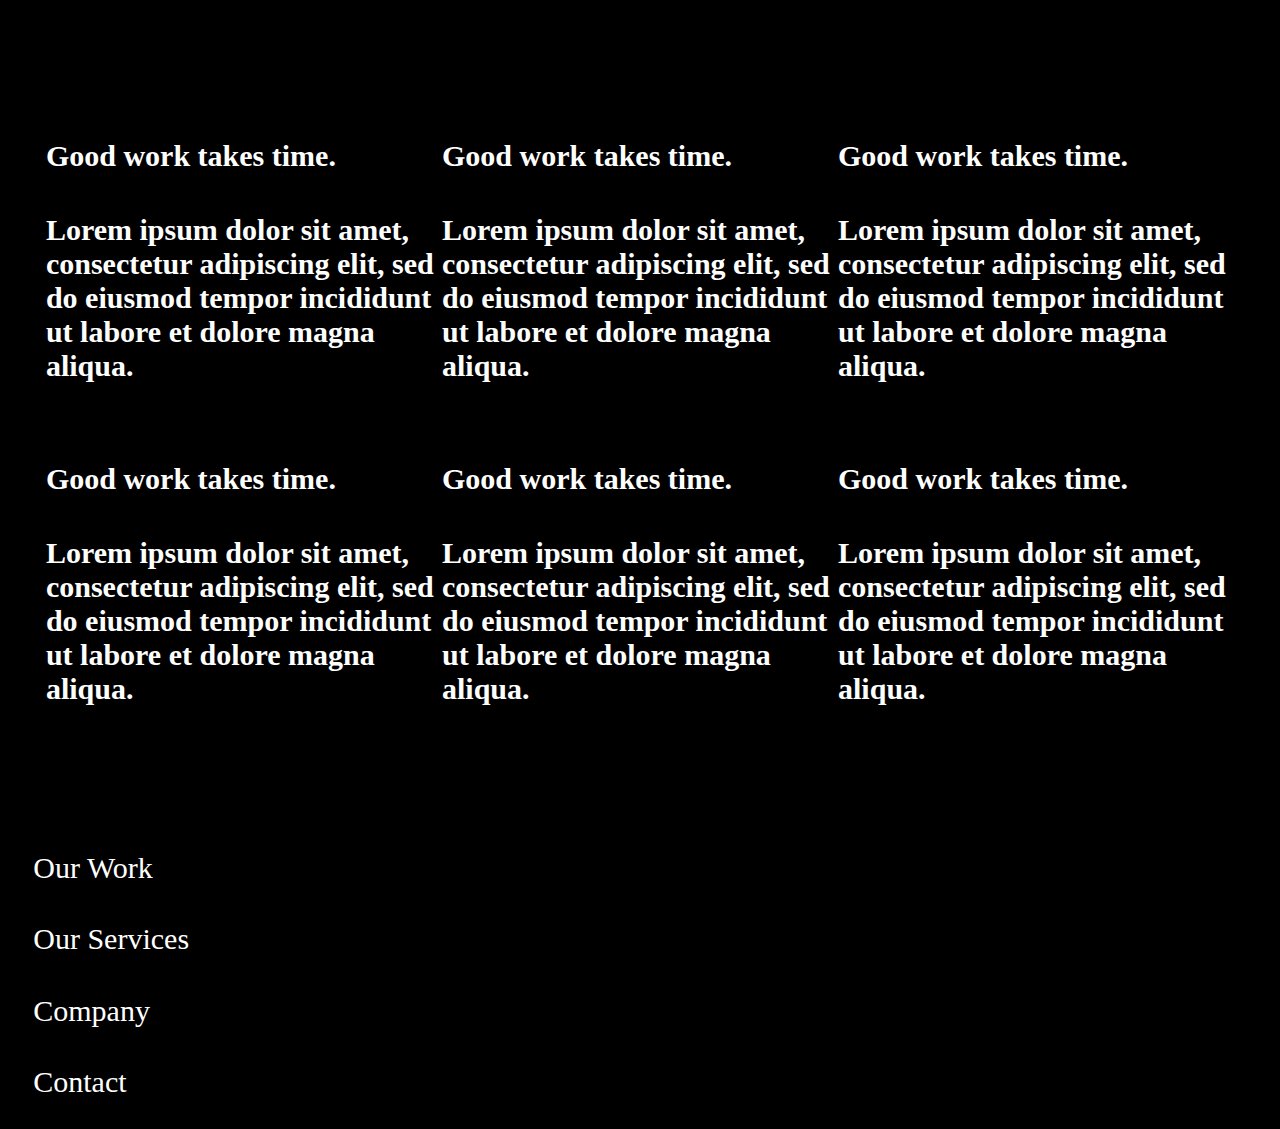
<file: project3/company.html>
<html lang="en">

<head>
    <meta charset="UTF-8">
    <meta http-equiv="X-UA-Compatible" content="IE=edge">
    <meta name="viewport" content="width=device-width, initial-scale=1.0">
    <title>Nolan&Co</title>
    <link rel="stylesheet" href="style1.css">
</head>

<body style="background-color: black;">
    <div class="nav">
        <ul class="ul">
            <li class="li"><a href="index.html">
                <h2 class="h2">Nolan&Co</h2></a>
            </li>
        </ul>
        <ul class="ul1">
            <li class="li1"><a href="our_work.html"> Our Work</a></li>
            <li class="li1"><a href="our_services.html"> Our Services</a></li>
            <li class="li1"><u><a href="company.html"> Company</a></u></li>
            <li class="li1"><a href="contact.html"> Contact</a></li>
        </ul>
    </div>
    <div class="img">
        <img src="img8.jpg" alt="img" width="100%">
    </div>
    <div class="content1">
        <h4>Nolan & Co is a digital product agency that focuses on strategy and design. Lorem ipsum dolor sit amet,
            consectetur adipiscing elit, sed do eiusmod tempor incididunt ut labore et dolore magna aliqua. Id leo in
            vitae turpis. Arcu cursus vitae congue mauris.</h4>
    </div>
    <div class="content1">
        <h4>Risus at ultrices mi tempus imperdiet. Scelerisque felis imperdiet proin fermentum leo vel orci. Velit
            euismod in pellentesque massa placerat duis. Enim nunc faucibus a pellentesque sit amet porttitor eget.
            Volutpat blandit aliquam etiam erat velit scelerisque in. Volutpat lacus laoreet non curabitur gravida.</h4>
    </div>
    <div class="content1">
        <h4>Gravida neque convallis a cras semper auctor neque vitae. Elementum eu facilisis sed odio morbi quis.
            Posuere urna nec tincidunt praesent semper. Vitae tortor condimentum lacinia quis vel eros donec ac. Sit
            amet consectetur adipiscing elit ut aliquam purus sit amet.</h4>
    </div>
    <div class="img">
        <img src="img9.jpg" alt="img" width="100%">
    </div>
    <div class="container">
        <h2 class="h2b">Values</h2>
    </div>
    <div class="content">

        <div class="container5">
            <h4>Good work takes time.</h4>
            <h4>Lorem ipsum dolor sit amet, consectetur adipiscing elit, sed do eiusmod tempor incididunt ut labore et
                dolore magna aliqua.
            </h4>
        </div>
        <div class="container5">
            <h4>Good work takes time.</h4>
            <h4>Lorem ipsum dolor sit amet, consectetur adipiscing elit, sed do eiusmod tempor incididunt ut labore et
                dolore magna aliqua.
            </h4>
        </div>
        <div class="container5">
            <h4>Good work takes time.</h4>
            <h4>Lorem ipsum dolor sit amet, consectetur adipiscing elit, sed do eiusmod tempor incididunt ut labore et
                dolore magna aliqua.
            </h4>
        </div>
        <div class="container5">
            <h4>Good work takes time.</h4>
            <h4>Lorem ipsum dolor sit amet, consectetur adipiscing elit, sed do eiusmod tempor incididunt ut labore et
                dolore magna aliqua.
            </h4>
        </div>
        <div class="container5">
            <h4>Good work takes time.</h4>
            <h4>Lorem ipsum dolor sit amet, consectetur adipiscing elit, sed do eiusmod tempor incididunt ut labore et
                dolore magna aliqua.
            </h4>
        </div>
        <div class="container5">
            <h4>Good work takes time.</h4>
            <h4>Lorem ipsum dolor sit amet, consectetur adipiscing elit, sed do eiusmod tempor incididunt ut labore et
                dolore magna aliqua.
            </h4>
        </div>
    </div>
    <div class="footer">
        <ul class="ul">
            <li><a href="our_work.html">Our Work</a></li>
            <li><a href="our_services.html">Our Services</a></li>
            <li><a href="company.html">Company</a></li>
            <li><a href="contact.html">Contact</a></li>
        </ul>
    </div>
</body>

</html>
</file>
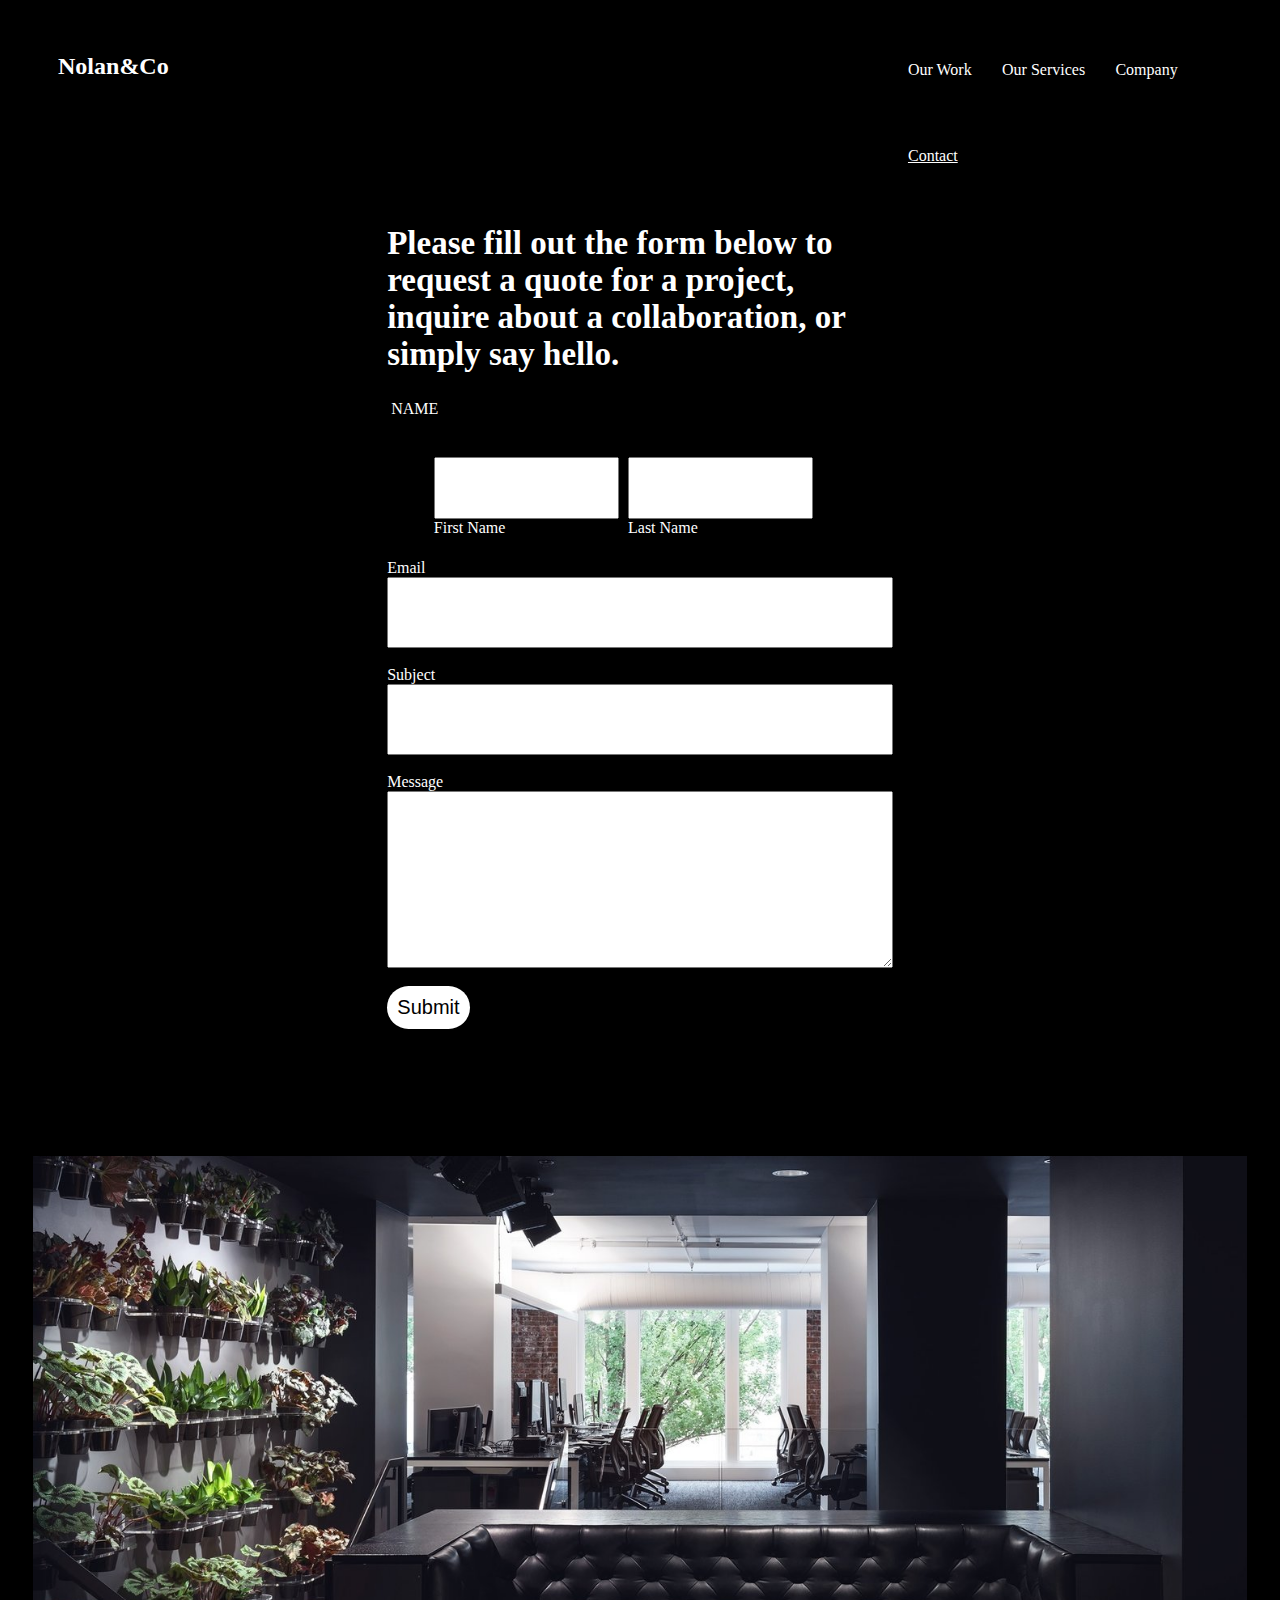
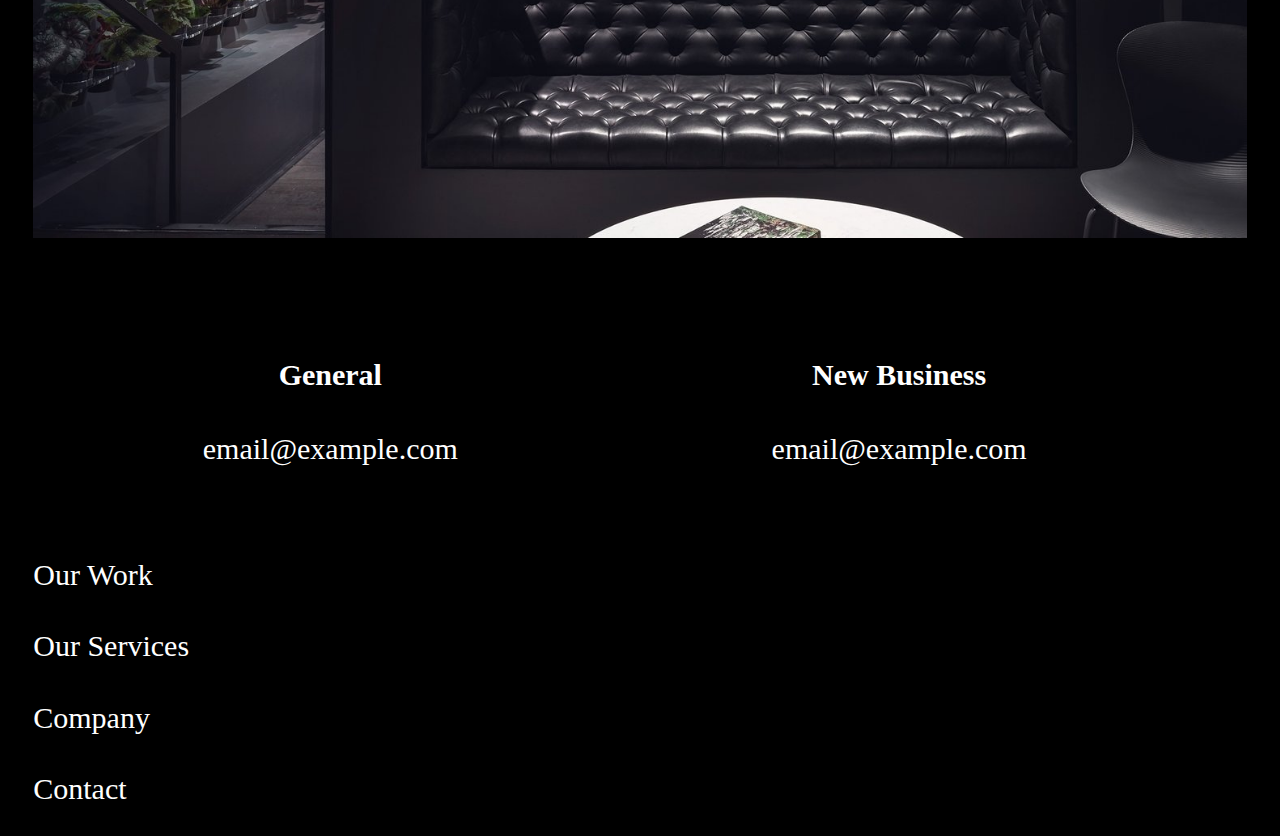
<file: project3/contact.html>
<html lang="en">

<head>
    <meta charset="UTF-8">
    <meta http-equiv="X-UA-Compatible" content="IE=edge">
    <meta name="viewport" content="width=device-width, initial-scale=1.0">
    <title>Nolan&Co</title>
    <link rel="stylesheet" href="style1.css">
</head>

<body style="background-color: black;">
    <div class="nav">
        <ul class="ul">
            <li class="li"><a href="index.html">
                    <h2 class="h2">Nolan&Co</h2>
                </a>
            </li>
        </ul>
        <ul class="ul1">
            <li class="li1"><a href="our_work.html"> Our Work</a></li>
            <li class="li1"><a href="our_services.html"> Our Services</a></li>
            <li class="li1"><a href="company.html"> Company</a></li>
            <li class="li1"><u><a href="contact.html"> Contact</a></u></li>
        </ul>
    </div>
    <div class="container6">
        <h2>Please fill out the form below to request a quote for a project, inquire about a collaboration,
            or simply say hello.</h2>
        <form action="" method="post">
            <fieldset style="border: none; padding:0%;">
                <legend>NAME</legend><br>
                <ul>
                    <li class="li2"><input type="text" id="fname"><br>
                        <label for="fname">First Name</label>
                    </li>
                    <li class="li2"><input type="text" name="lname" id="lname"><br>
                        <label for="lname">Last Name</label>
                    </li>
                </ul>
            </fieldset>
            <br>
            <label for="email">Email</label><br>
            <input class="input" type="email" name="email" id="email"><br><br>
            <label for="sub">Subject</label><br>
            <input class="input" type="text" name="sub" id="sub"><br><br>
            <label for="msg">Message</label> <br>
            <textarea class="ta" name="msg" id="msg"></textarea><br><br>
            <button class="btn3" type="submit">Submit</button>
        </form>

    </div>
    <div class="img">
        <img src="img10.jpg" alt="img" width="100%">
    </div>
    <div class="row1">
        <div class="column">
            <h4>General</h4>
            <a>email@example.com</a>
        </div>
        <div class="column">
            <h4>New Business</h4>
            <a>email@example.com</a>
        </div>
    </div>
    <div class="footer">
        <ul class="ul">
            <li><a href="our_work.html">Our Work</a></li>
            <li><a href="our_services.html">Our Services</a></li>
            <li><a href="company.html">Company</a></li>
            <li><a href="contact.html">Contact</a></li>
        </ul>
    </div>
</body>

</html>
</file>
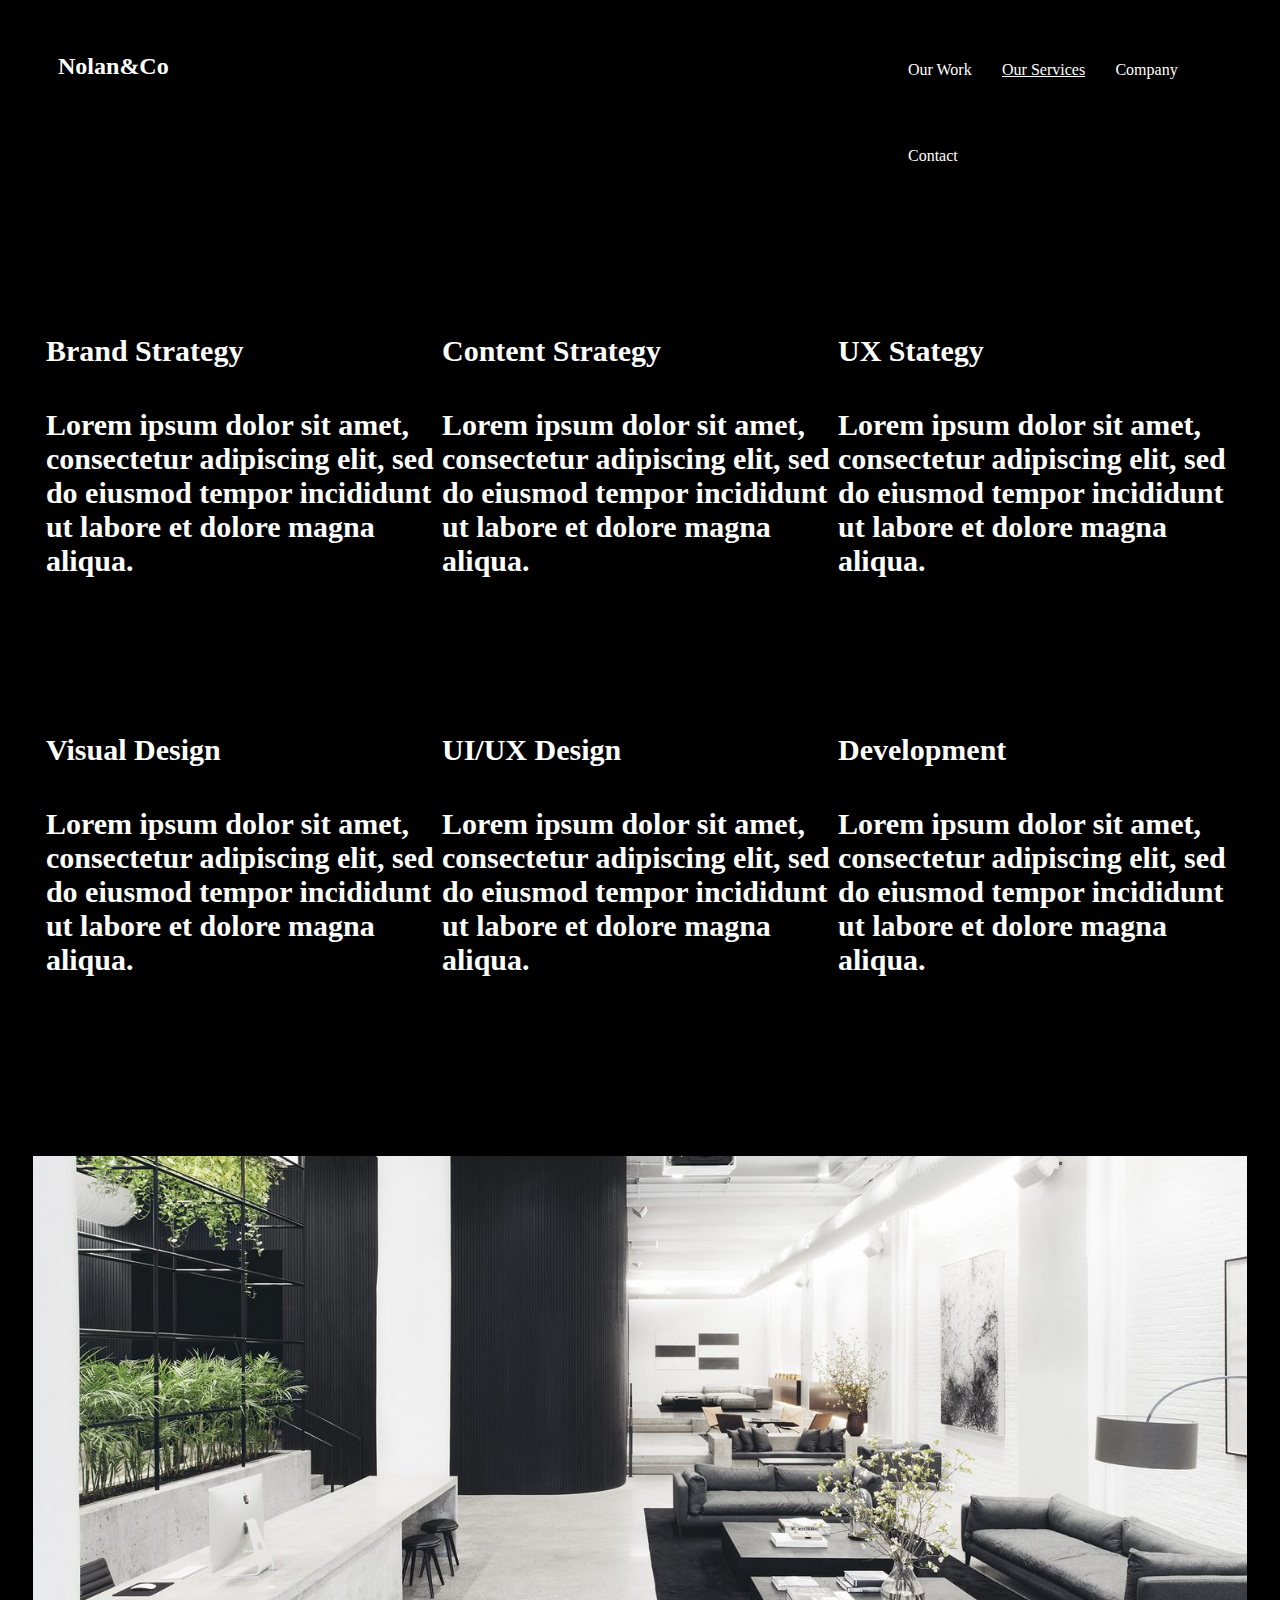
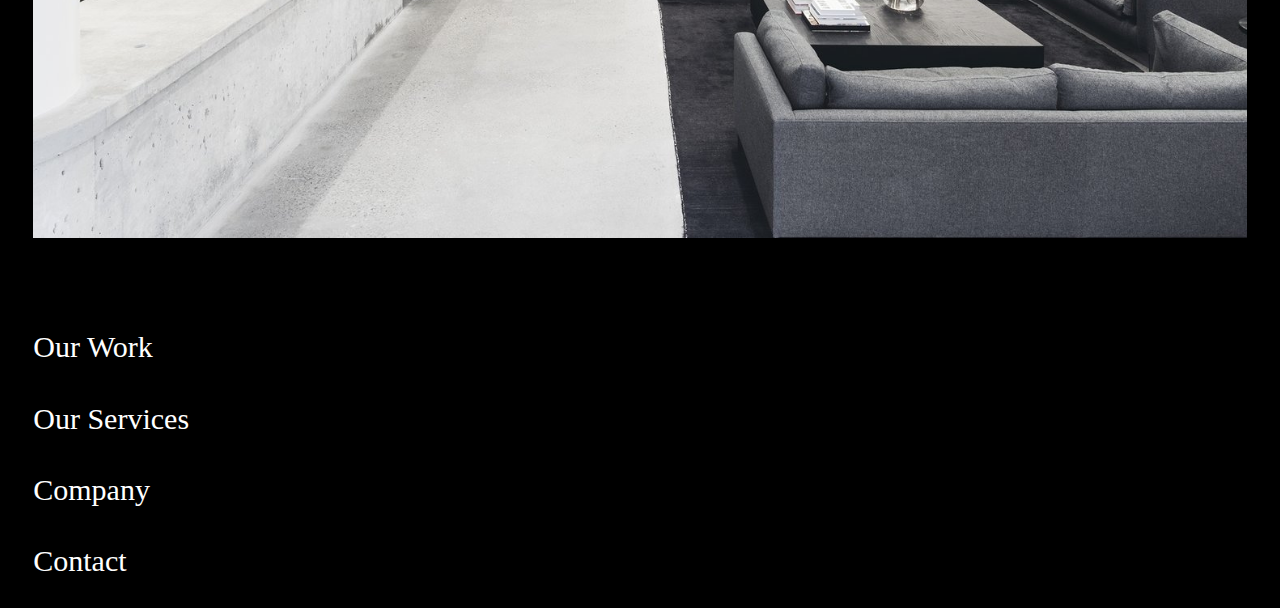
<file: project3/our_services.html>
<html lang="en">

<head>
    <meta charset="UTF-8">
    <meta http-equiv="X-UA-Compatible" content="IE=edge">
    <meta name="viewport" content="width=device-width, initial-scale=1.0">
    <title>Nolan&Co</title>
    <link rel="stylesheet" href="style1.css">
</head>

<body style="background-color: black;">
    <div class="nav">
        <ul class="ul">
            <li class="li"><a href="index.html">
                <h2 class="h2">Nolan&Co</h2></a>
            </li>
        </ul>
        <ul class="ul1">
            <li class="li1"><a href="our_work.html"> Our Work</a></li>
            <li class="li1"><u><a href="our_services.html"> Our Services</a></u></li>
            <li class="li1"><a href="company.html"> Company</a></li>
            <li class="li1"><a href="contact.html"> Contact</a></li>
        </ul>
    </div>
    <div class="container">
        <h2 class="h2a">Our Services</h2>
    </div>
    <div class="content">
        <div class="container5">
            <h4>Brand Strategy</h4>
            <h4>Lorem ipsum dolor sit amet, consectetur adipiscing elit, sed do eiusmod tempor incididunt ut labore et
                dolore magna aliqua.
            </h4>
        </div>
        <div class="container5">
            <h4>Content Strategy</h4>
            <h4>Lorem ipsum dolor sit amet, consectetur adipiscing elit, sed do eiusmod tempor incididunt ut labore et
                dolore magna aliqua.
            </h4>
        </div>
        <div class="container5">
            <h4>UX Stategy</h4>
            <h4>Lorem ipsum dolor sit amet, consectetur adipiscing elit, sed do eiusmod tempor incididunt ut labore et
                dolore magna aliqua.
            </h4>
        </div>
    </div>
    <div class="content">
        <div class="container5">
            <h4>Visual Design</h4>
            <h4>Lorem ipsum dolor sit amet, consectetur adipiscing elit, sed do eiusmod tempor incididunt ut labore et
                dolore magna aliqua.
            </h4>
        </div>
        <div class="container5">
            <h4>UI/UX Design</h4>
            <h4>Lorem ipsum dolor sit amet, consectetur adipiscing elit, sed do eiusmod tempor incididunt ut labore et
                dolore magna aliqua.
            </h4>
        </div>
        <div class="container5">
            <h4>Development</h4>
            <h4>Lorem ipsum dolor sit amet, consectetur adipiscing elit, sed do eiusmod tempor incididunt ut labore et
                dolore magna aliqua.
            </h4>
        </div>
    </div>
    <div class="img">
        <img src="img7.jpg" alt="img" width="100%">
    </div>
    <div class="footer">
        <ul class="ul">
            <li><a href="our_work.html">Our Work</a></li>
            <li><a href="our_services.html">Our Services</a></li>
            <li><a href="company.html">Company</a></li>
            <li><a href="contact.html">Contact</a></li>
        </ul>
    </div>
</body>

</html>
</file>
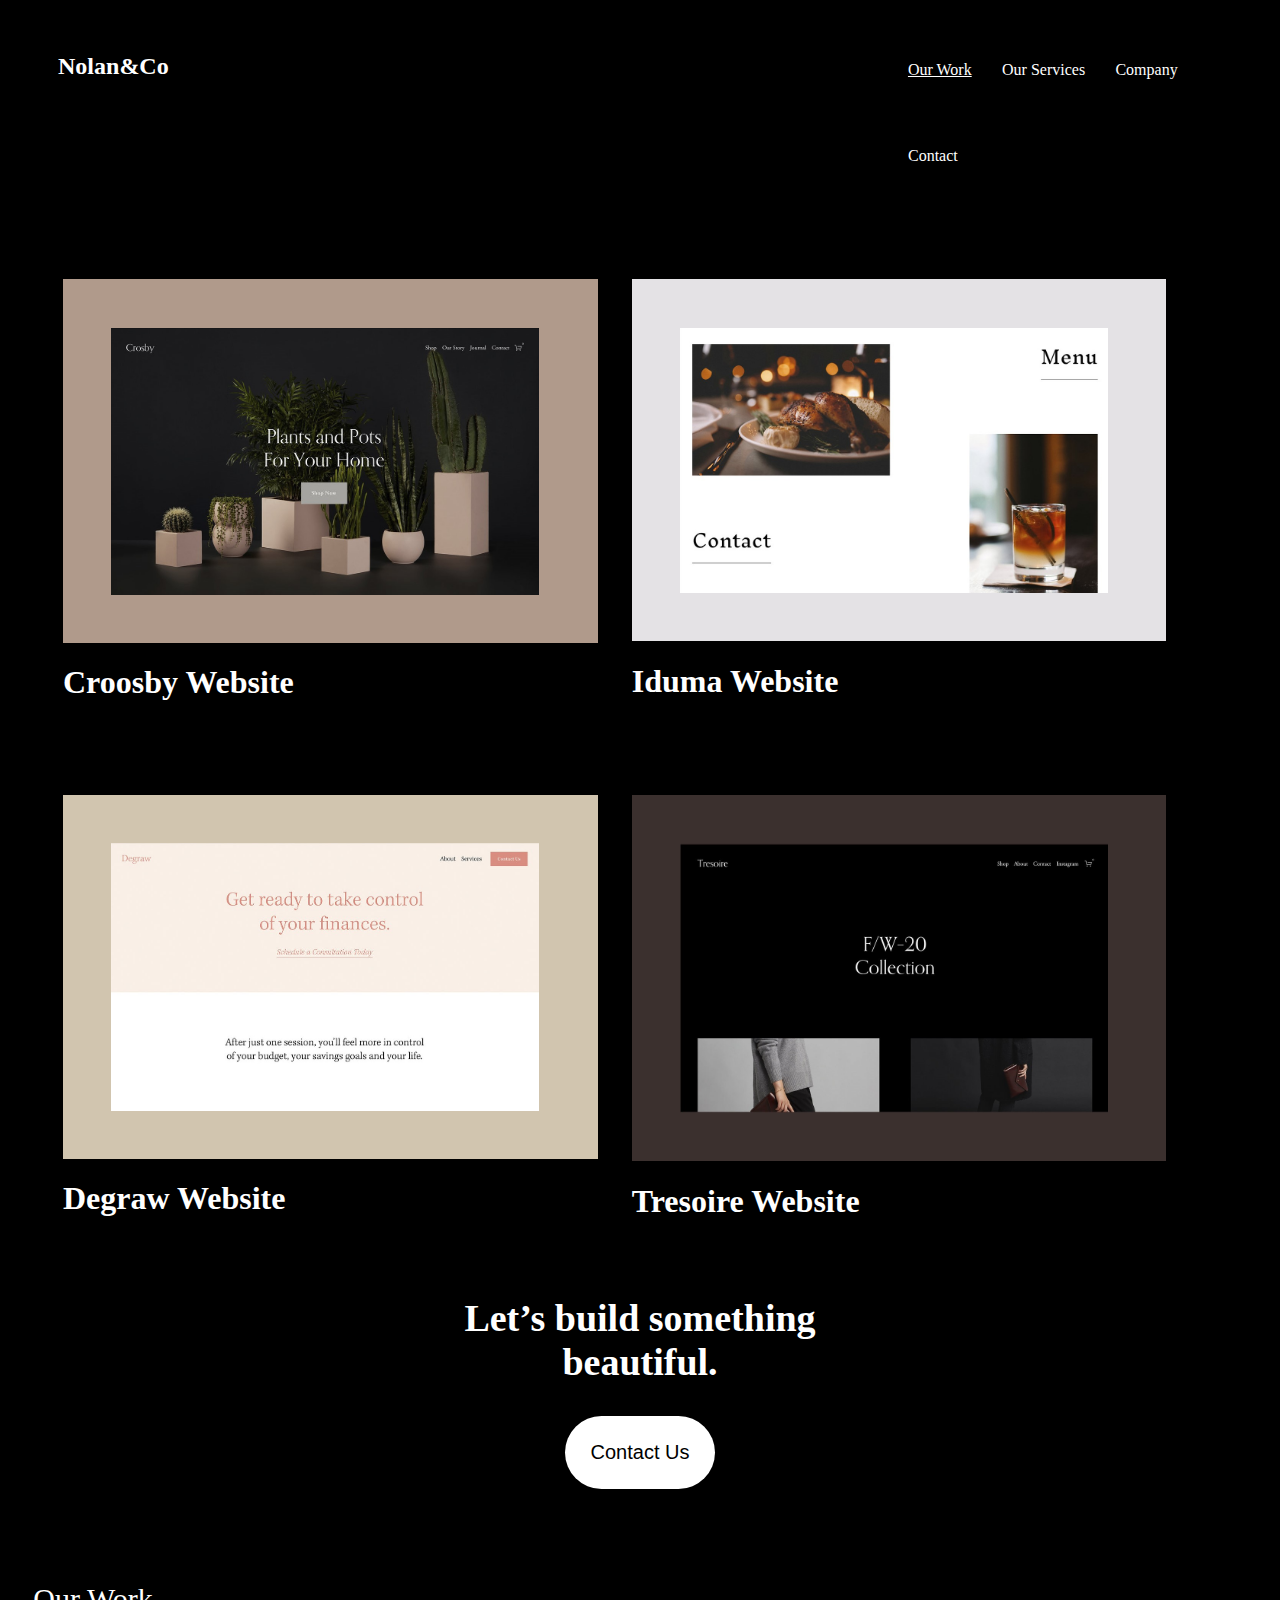
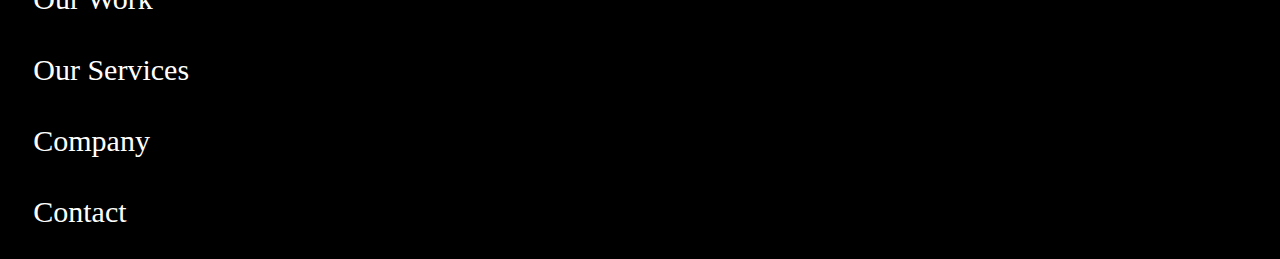
<file: project3/our_work.html>
<html lang="en">

<head>
    <meta charset="UTF-8">
    <meta http-equiv="X-UA-Compatible" content="IE=edge">
    <meta name="viewport" content="width=device-width, initial-scale=1.0">
    <title>Nolan&Co</title>
    <link rel="stylesheet" href="style1.css">
</head>

<body style="background-color: black;">
    <div class="nav">
        <ul class="ul">
            <li class="li"><a href="index.html">
                <h2 class="h2">Nolan&Co</h2></a>
            </li>
        </ul>
        <ul class="ul1">
            <li class="li1"><u><a href="our_work.html"> Our Work</a></u></li>
            <li class="li1"><a href="our_services.html"> Our Services</a></li>
            <li class="li1"><a href="company.html"> Company</a></li>
            <li class="li1"><a href="contact.html"> Contact</a></li>
        </ul>
    </div>
    <div class="container">
        <h2 class="h2a">Our Work</h2>
    </div>
    <div class="row">
        <a class="column" href="#">
            <div class="aa"><img class="img3" src="img3.jpg" alt="img" width="80%"></div>
            <h1>Croosby Website</h1>
        </a>
        <a class="column" href="#">
            <div class="bb"><img class="img3" src="img4.jpg" alt="img" width="80%"></div>
            <h1>Iduma Website</h1>
        </a>
    </div>
    <div class="row">
        <a class="column" href="#">
            <div class="cc"><img class="img3" src="img5.jpg" alt="img" width="80%"></div>
            <h1>Degraw Website</h1>
        </a>
        <a class="column" href="#">
            <div class="dd"><img class="img3" src="img6.jpg" alt="img" width="80%"></div>
            <h1>Tresoire Website</h1>
        </a>
    </div>


    <div class="container3">
        <h2 class="h2a">Let’s build something beautiful.</h2>
        <a href="contact.html">
            <button class="btn3">Contact Us</button></a>
    </div>
    <div class="footer">
        <ul class="ul">
            <li><a href="our_work.html">Our Work</a></li>
            <li><a href="our_services.html">Our Services</a></li>
            <li><a href="company.html">Company</a></li>
            <li><a href="contact.html">Contact</a></li>
        </ul>
    </div>
</body>

</html>
</file>
<file: project3/style1.css>
.nav {
    color: white;
    font-size: 16px;
}

.h2 {
    color: white;
}

.li {
    color: white;
    float: left;
    list-style-type: none;
    padding: 2%;
}

.li1 {
    color: white;
    float: left;
    list-style-type: none;
    padding: 4%;
    padding-top: 14%;
}

.ul {
    padding-left: 2%;
}

.ul1 {
    padding-left: 70%;
}

#h1 {
    text-align: left;
}

.container1 {
    text-align: left;
    color: white;
    padding-top: 18%;
    padding-left: 2%;
    padding-right: 35%;
    font-size: 30px;
    font-style: normal;
}

.img {
    padding: 2%;
    padding-top: 8%;
    color: white;
}

.p {
    width: 40%;
    font-size: 30px;

}

.btn1 {
    border: none;
    padding: 1.5%;
    border-radius: 300px;
    font-size: 20px;
    margin-bottom: 5%;
}

.btn1:hover {
    background-color: #cac4c0;
}

.container2 {
    background-color: white;
    text-align: center;
    margin: 0%;
    padding: 5%;

}

.h2a {
    font-size: 38px;
    padding-left: 30%;
    padding-right: 30%;
    text-align: center;
}

.btn2 {
    border: none;
    padding: 2%;
    border-radius: 300px;
    font-size: 20px;
    margin-bottom: 2%;
    background-color: black;
    color: white;
}

.btn2:hover {
    background-color: rgb(29, 34, 39);
}

.img2 {
    margin: 0%;
    color: white;
    position: relative;
    text-align: center;
}

.centered {
    position: absolute;
    color: white;
    font-size: 18px;
    top: 50%;
    left: 50%;
    transform: translate(-50%, -50%);
}

.centered p {
    padding-top: 3%;
    padding-bottom: 3%;
}

.btn3 {
    border: none;
    padding: 2%;
    border-radius : 300px;
    font-size: 20px;
    margin-bottom: 2%;
    background-color: white;
    color: black;
}

.btn3:hover {
    background-color: #cac4c0;
}

/* .row {
    width: 30%;
    text-align: center;
} */

.container2 img {
    padding-top: 5%;
}

.container h1 {
    text-align: center;
    padding-top: 5%;
}

.container3 {
    text-align: center;
    color: white;
}

.footer {
    text-align: center;
    color: white;
}

.footer ul {
    list-style: none;
    text-align: left;
    font-size: 30px;
}

.footer li {
    padding-top: 3%;
}

a {
    text-decoration: none;
    color: white;
}

a:hover {
    text-decoration: underline;
}

.row {
    margin: 3%;
    width: 90%;
    display: grid;
    grid-column: 40% 40%;
    grid-template-columns: repeat(2, minmax(0, 1fr));
    color: white;
    position: relative;
}

.column {
    padding: 3%;
}

.aa {
    background-color: #b09a8b;
}

.bb {
    background-color: #e4e2e5;
}

.cc {
    background-color: #d1c5af;
}

.dd {
    background-color: #3b302e;
}

.img3 {
    margin: 9%;
    object-position: 50% 50%;
}

.img3:hover {
    transform: scale(1.1);
}

.content {
    padding: 3%;
    color: white;
    display: grid;
    grid-column: 30%;
    grid-template-columns: repeat(3, minmax(0, 1fr));
}

.container5 {
    font-size: 30px;
    padding: 0%;
}

.content1 {
    padding-left: 3%;
    color: white;
    display: grid;
    font-size: 37px;
    width: 45%;
    grid-column: 30%;
}

.h2b {
    font-size: 38px;
    text-align: left;
    padding-left: 3%;
}

.container6 {
    color: white;
    padding-top: 15%;
    padding-left: 30%;
    padding-right: 30%;

}

.container6 h2 {
    font-size: 33px;
    text-align: left;
}

.container6 form {
    width: 100%;
    text-align: left;
    border-radius: 2px;
}

.ul2 {
    padding: 0%;
    display: block;
}

.li2 {
    list-style: none;
    float: left;
    padding: 1%;

}

.li2 input {
    box-sizing: border-box;
    width: 100%;
    height: 7%;
}

.input {
    box-sizing: border-box;
    width: 100%;
    height: 8%;
}

.ta {
    width: 100%;
    height: 20%;
}

.row1 {
    margin: 3%;
    width: 90%;
    display: grid;
    grid-column: 40%;
    grid-template-columns: repeat(2, minmax(0, 1fr));
    color: white;
    text-align: center;
    font-size: 30px;
}
</file>
